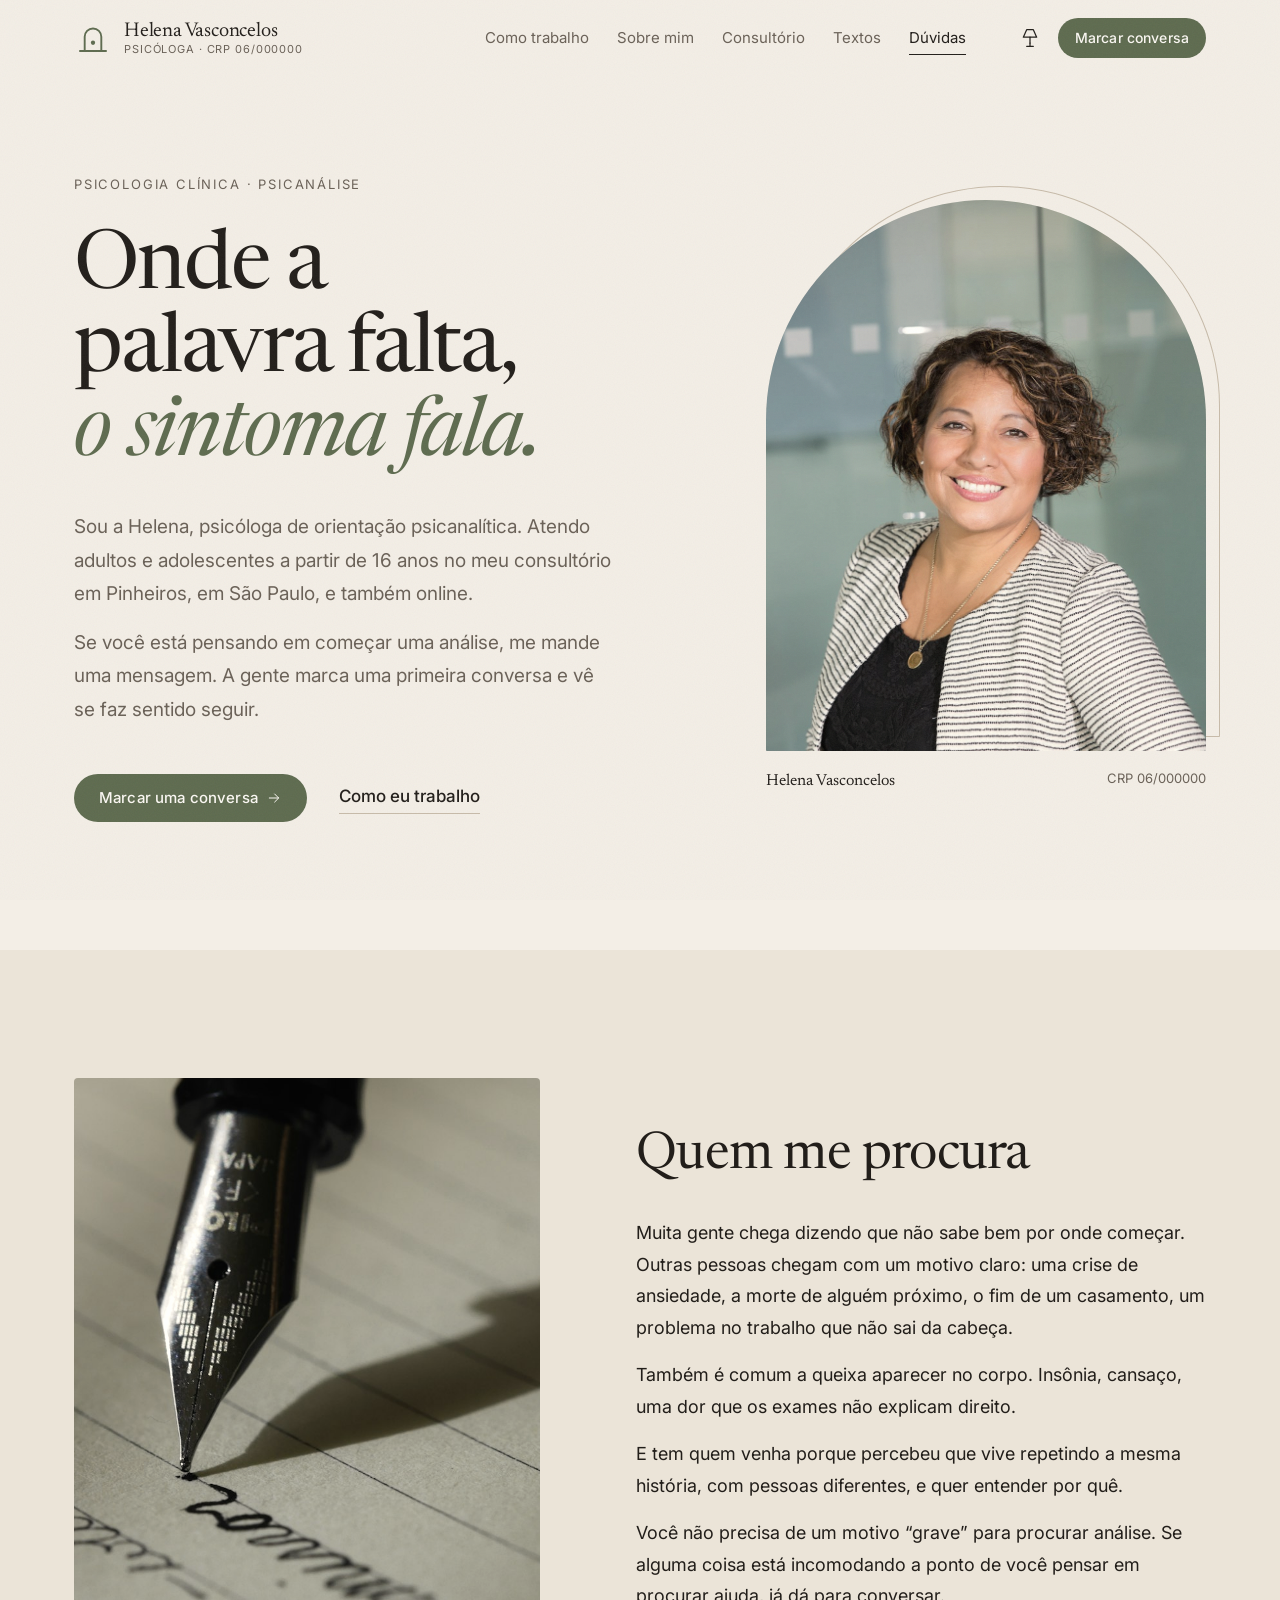
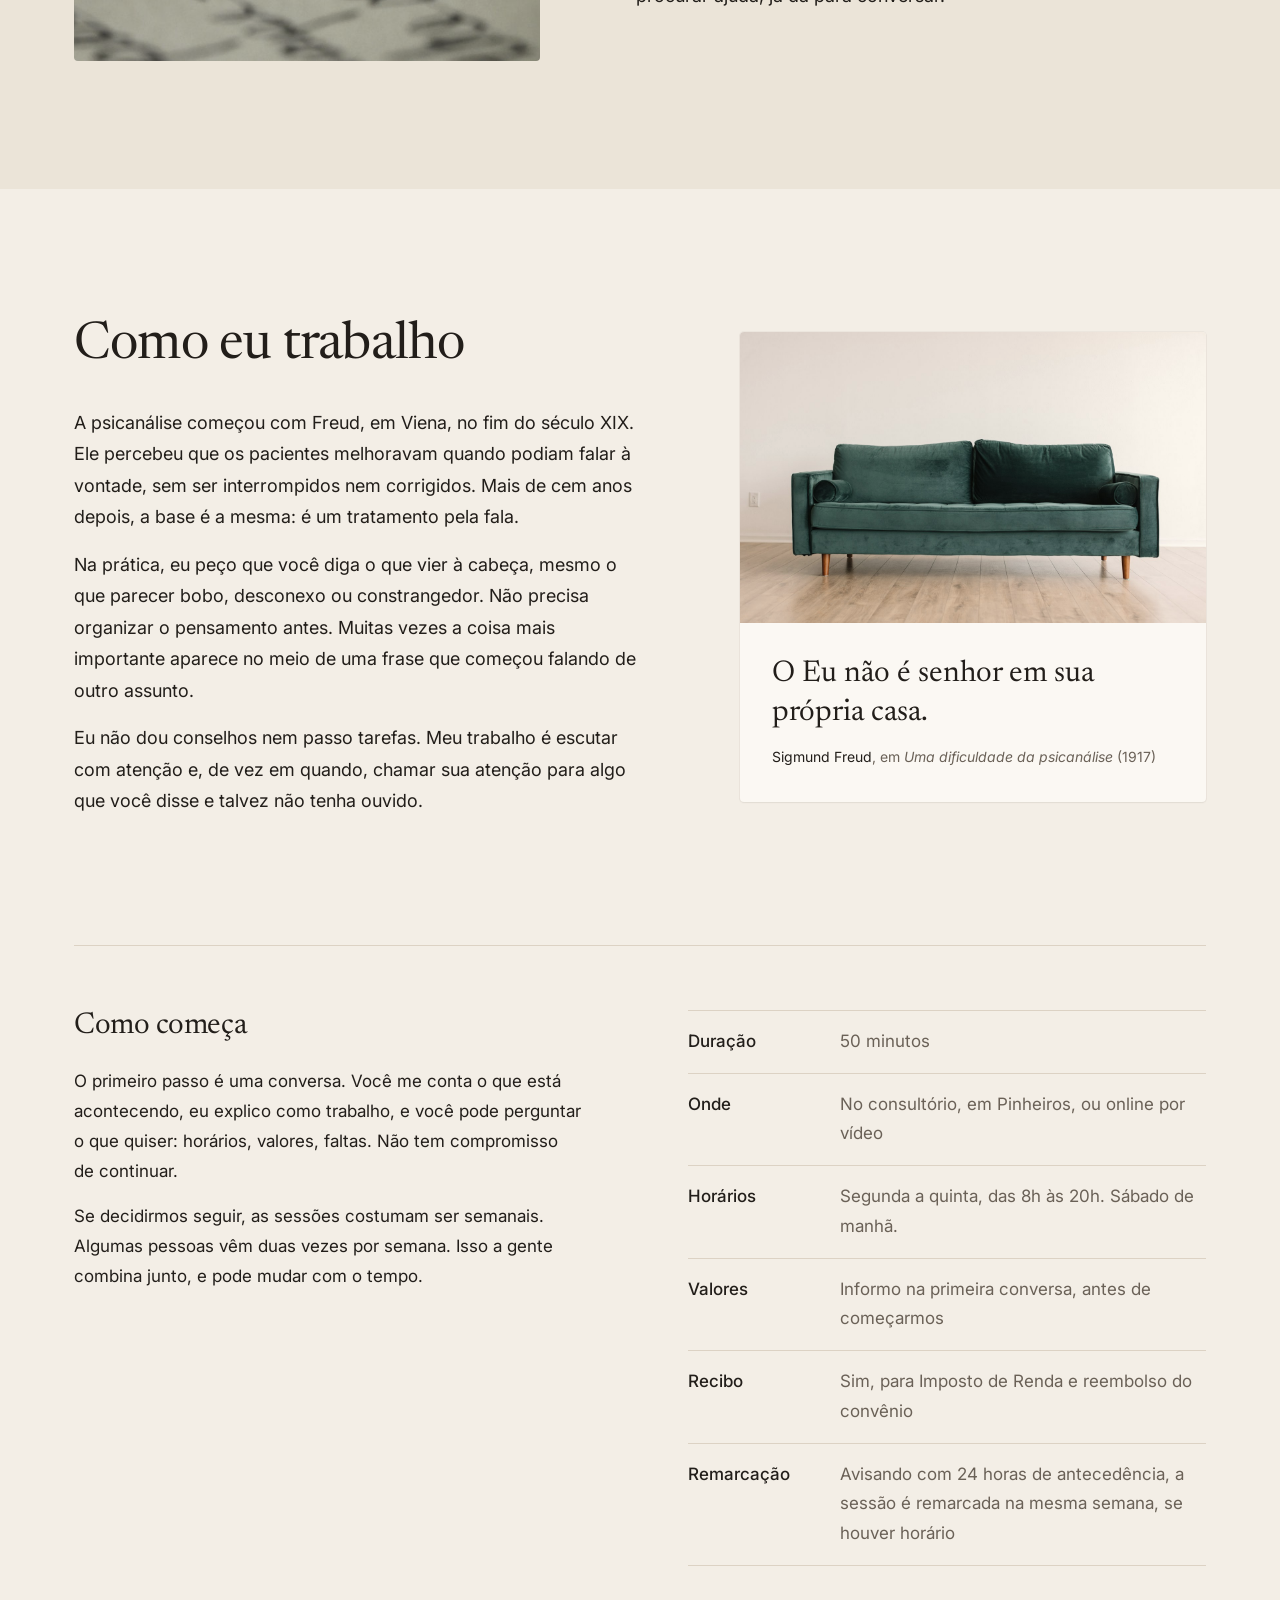
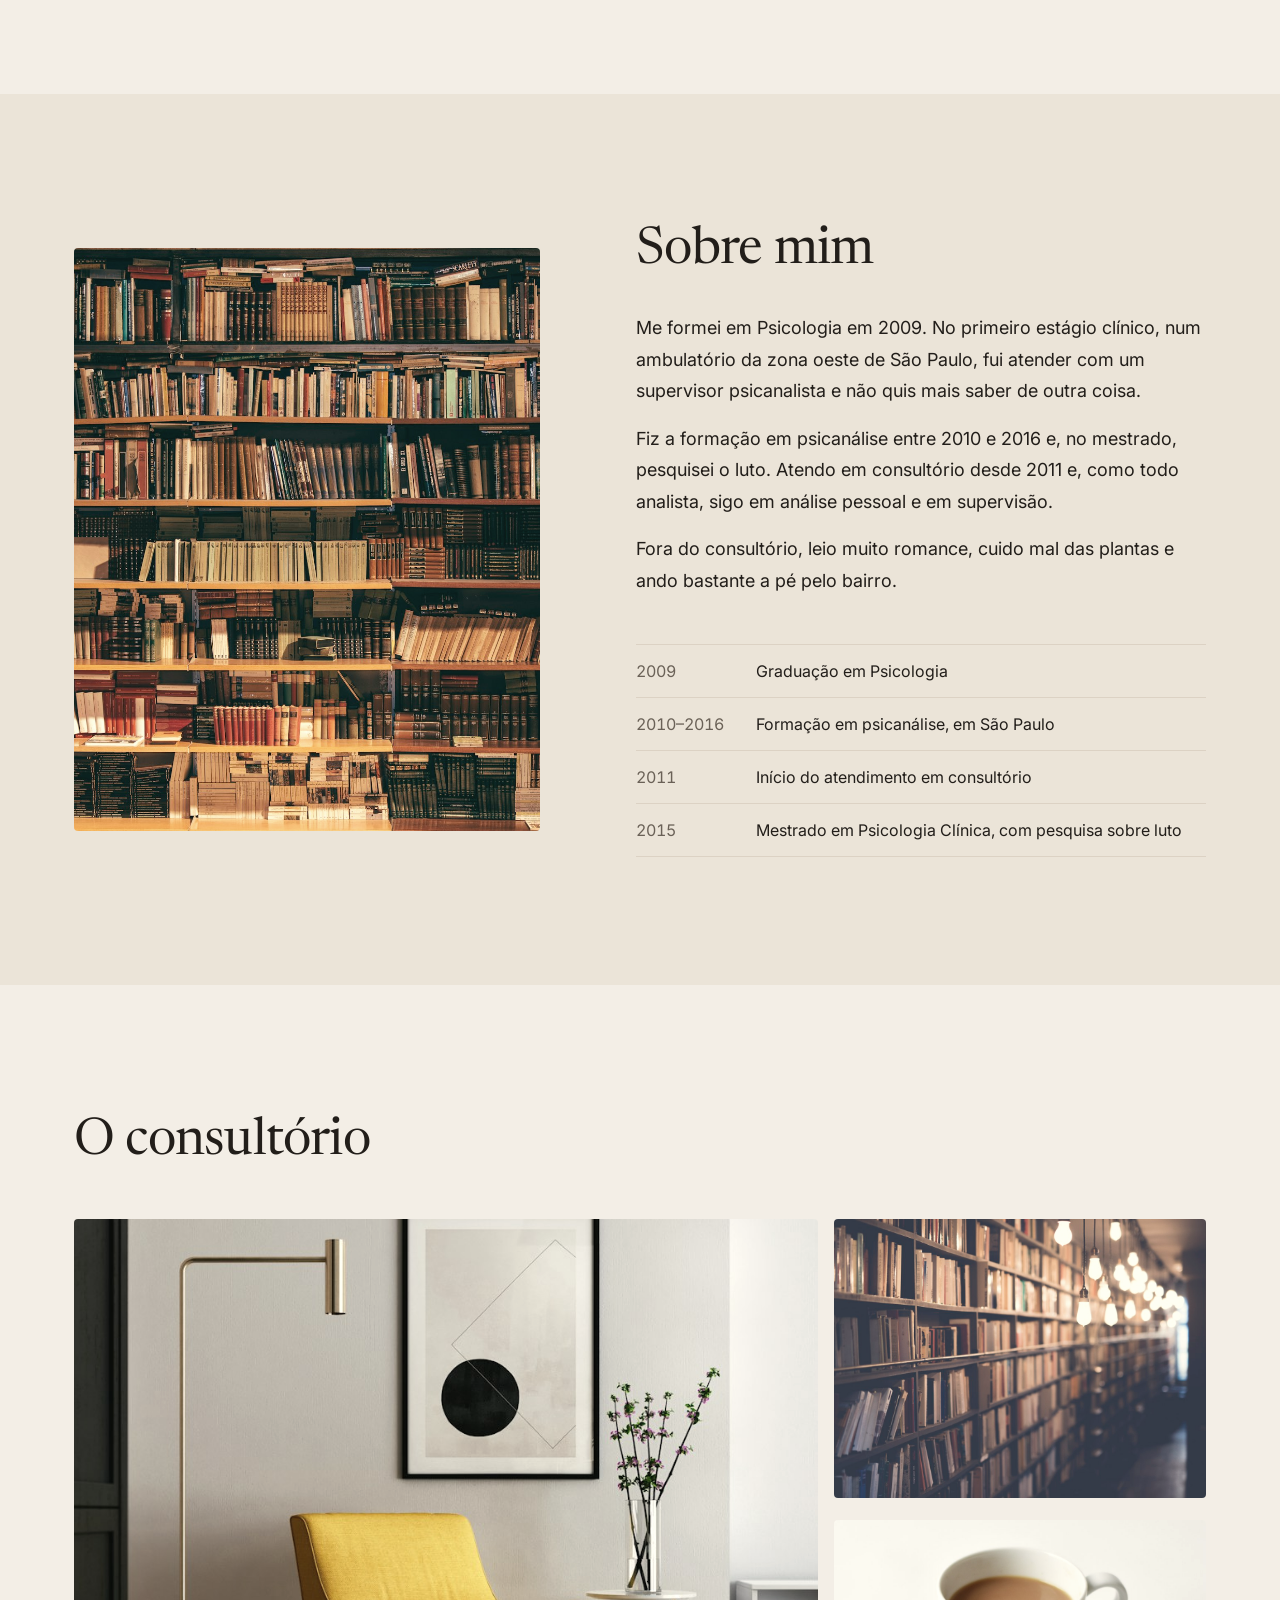
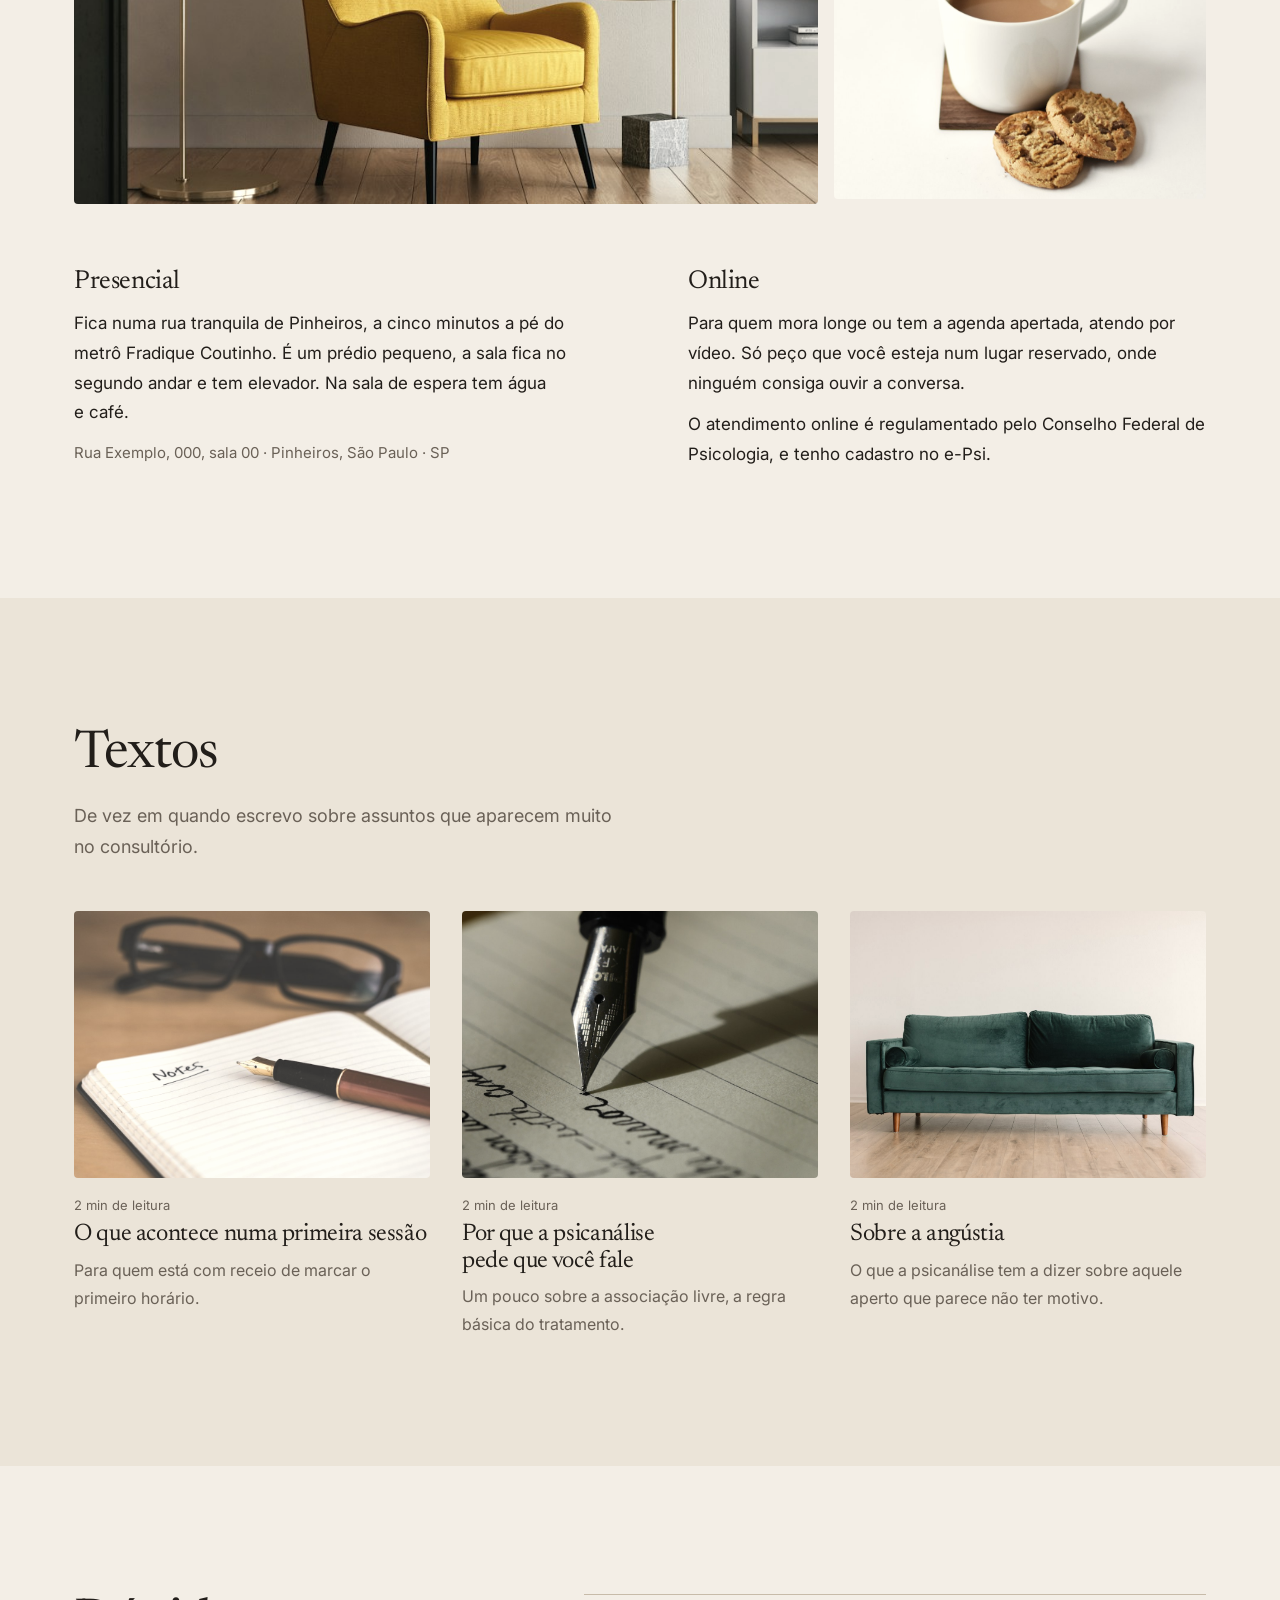
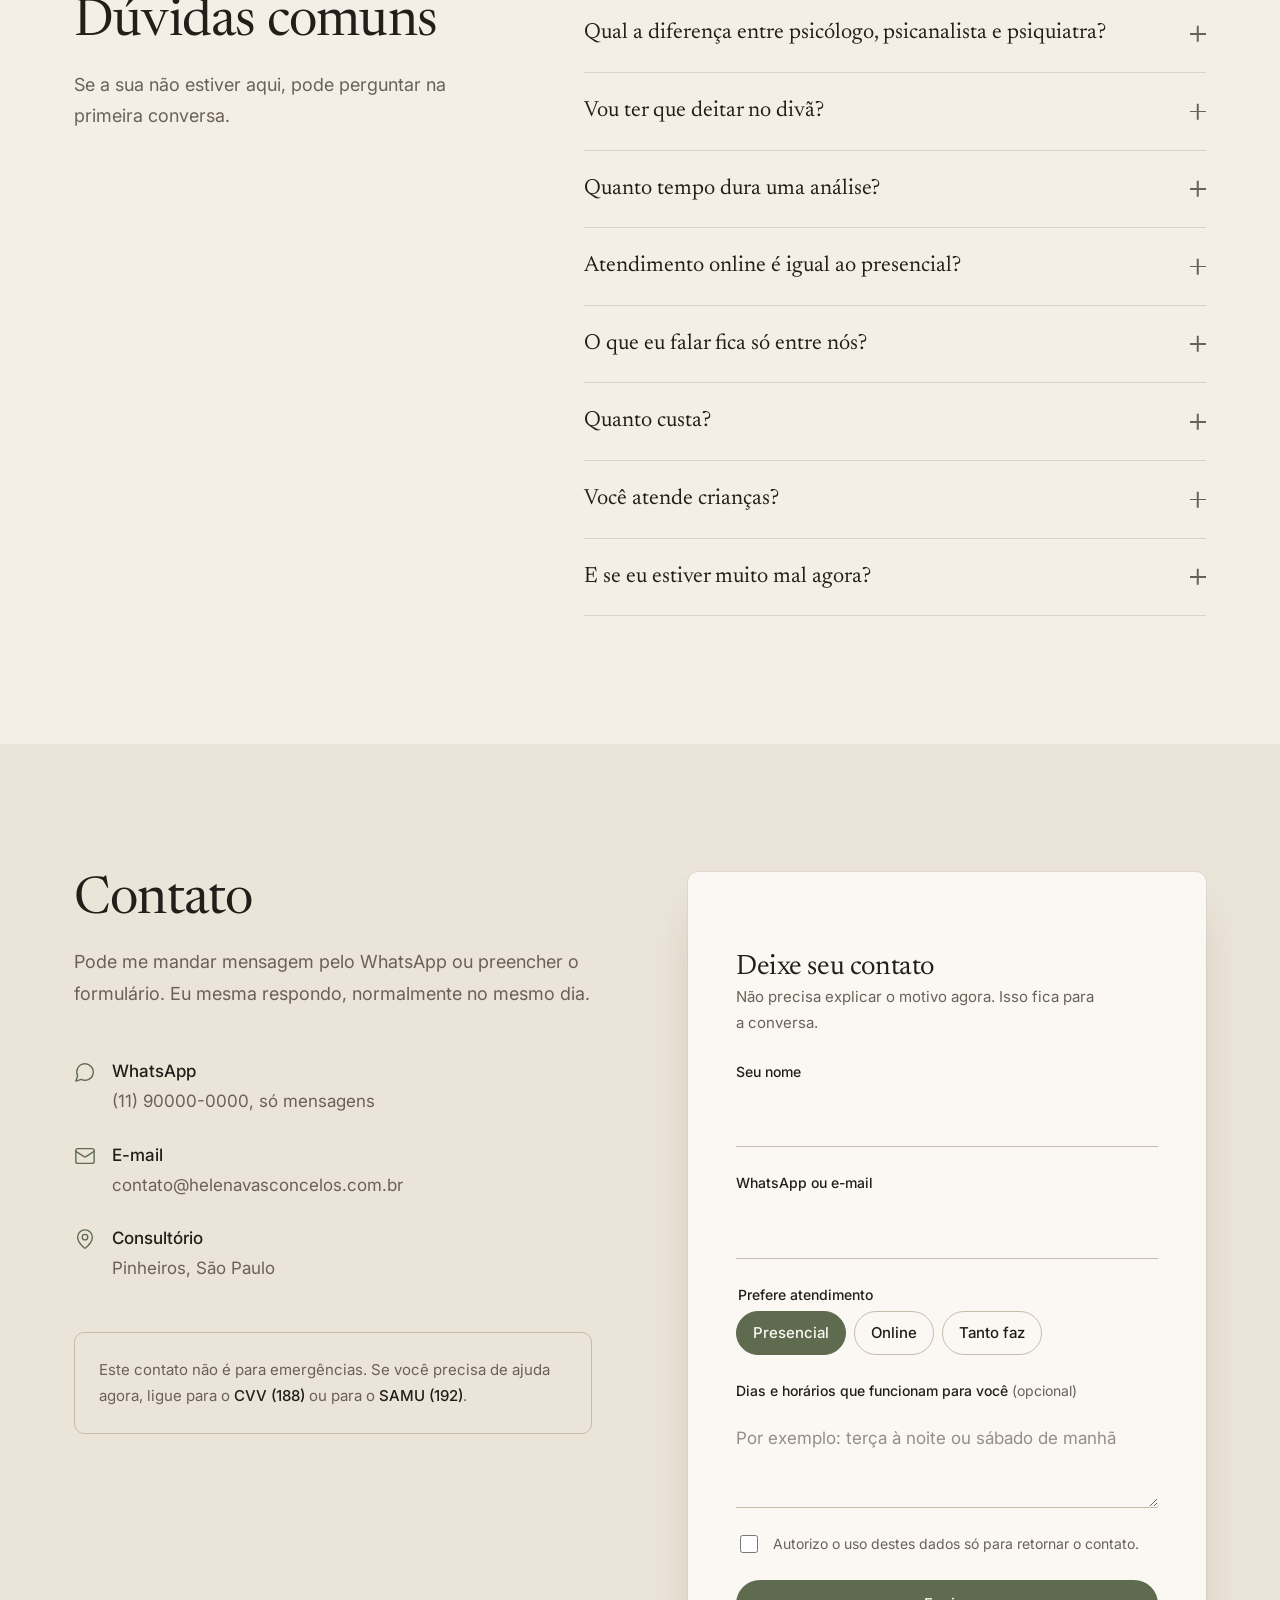
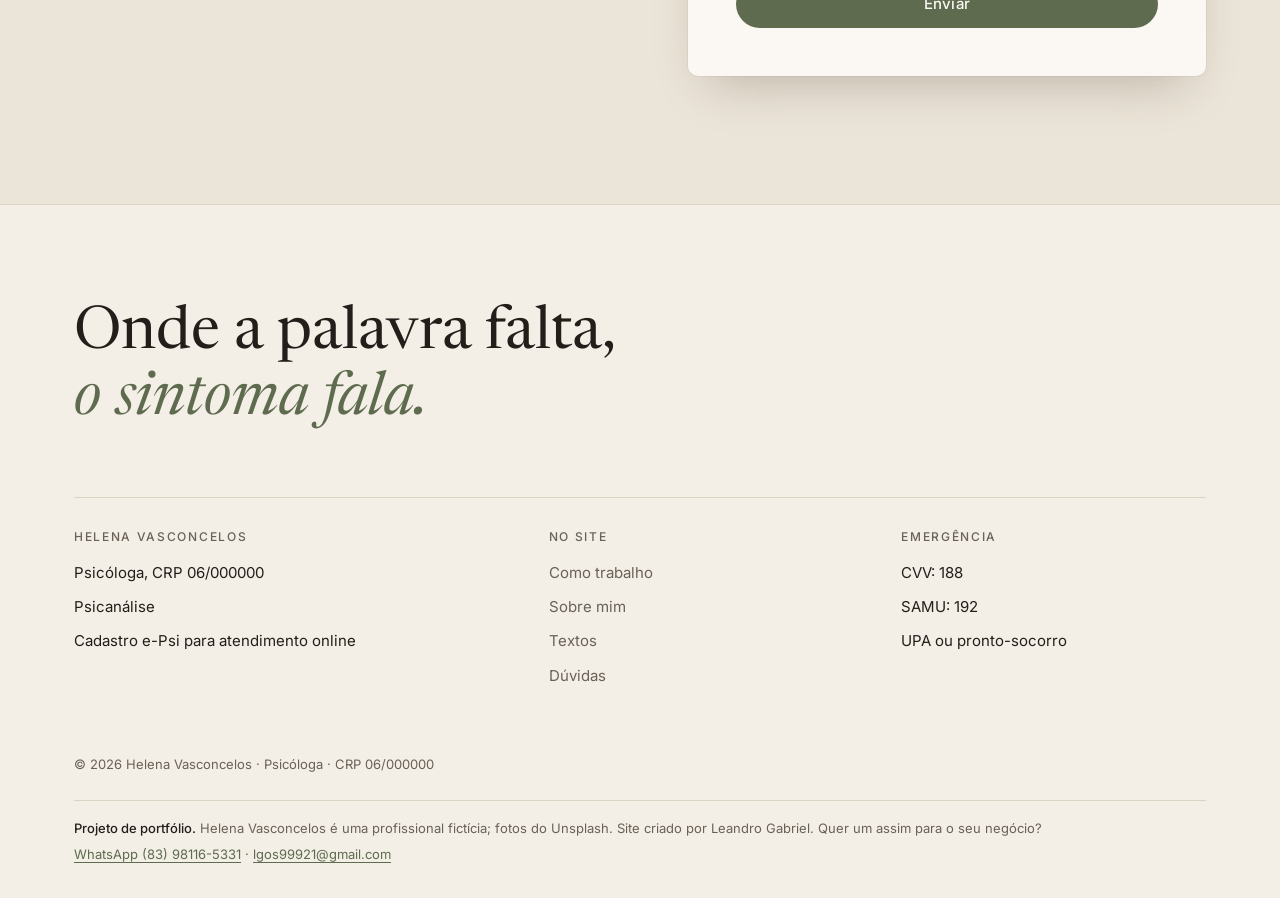
<file: index.html>
<!doctype html>
<html lang="pt-BR">
<head>
  <meta charset="utf-8">
  <meta name="viewport" content="width=device-width, initial-scale=1, viewport-fit=cover">
  <title>Helena Vasconcelos — Psicóloga · Orientação psicanalítica</title>
  <meta name="description" content="Helena Vasconcelos, psicóloga (CRP 06/000000) de orientação psicanalítica. Atendimento de adultos e adolescentes em São Paulo e online.">
  <meta name="theme-color" content="#f3eee6" media="(prefers-color-scheme: light)">
  <meta name="theme-color" content="#1a1714" media="(prefers-color-scheme: dark)">
  <link rel="icon" href="favicon.svg" type="image/svg+xml">

  <meta property="og:type" content="website">
  <meta property="og:locale" content="pt_BR">
  <meta property="og:title" content="Helena Vasconcelos — Psicóloga · Orientação psicanalítica">
  <meta property="og:description" content="Onde a palavra falta, o sintoma fala. Atendimento presencial em São Paulo e online.">
  <meta property="og:image" content="img/consultorio-diva.jpg">

  <script>
    (function () {
      document.documentElement.classList.add('js');
      try {
        var t = localStorage.getItem('hv-theme');
        if (t === 'dark' || t === 'light') document.documentElement.setAttribute('data-theme', t);
      } catch (e) {}
    })();
  </script>

  <link rel="preconnect" href="https://fonts.googleapis.com">
  <link rel="preconnect" href="https://fonts.gstatic.com" crossorigin>
  <link href="https://fonts.googleapis.com/css2?family=Newsreader:ital,opsz,wght@0,6..72,300..600;1,6..72,300..500&family=Inter:wght@400;500&display=swap" rel="stylesheet">
  <link rel="stylesheet" href="css/styles.css">
</head>
<body>

  <svg width="0" height="0" style="position:absolute" aria-hidden="true">
    <defs>
      <symbol id="i-mark" viewBox="0 0 32 32"><path d="M9 27V15a7 7 0 0 1 14 0v12" fill="none" stroke="currentColor" stroke-width="1.6" stroke-linecap="round"/><path d="M5 27h22" fill="none" stroke="currentColor" stroke-width="1.6" stroke-linecap="round"/><circle cx="16" cy="20" r="1.8" fill="currentColor"/></symbol>
      <symbol id="i-arrow" viewBox="0 0 24 24"><path d="M5 12h14"/><path d="m13 6 6 6-6 6"/></symbol>
      <symbol id="i-lamp" viewBox="0 0 24 24"><path d="M8 2h8l4 9H4L8 2Z"/><path d="M12 11v7"/><path d="M8 22h8"/><path d="M12 18v4"/></symbol>
      <symbol id="i-lamp-on" viewBox="0 0 24 24"><path d="M8 2h8l4 9H4L8 2Z"/><path d="M12 11v7"/><path d="M8 22h8"/><path d="M12 18v4"/><path d="M5 14l-2 2M19 14l2 2M12 13.5v0"/></symbol>
      <symbol id="i-menu" viewBox="0 0 24 24"><path d="M4 8h16M4 16h16"/></symbol>
      <symbol id="i-x" viewBox="0 0 24 24"><path d="M18 6 6 18M6 6l12 12"/></symbol>
      <symbol id="i-message" viewBox="0 0 24 24"><path d="M7.9 20A9 9 0 1 0 4 16.1L2 22Z"/></symbol>
      <symbol id="i-mail" viewBox="0 0 24 24"><rect x="2" y="4" width="20" height="16" rx="2"/><path d="m22 7-8.97 5.7a1.94 1.94 0 0 1-2.06 0L2 7"/></symbol>
      <symbol id="i-pin" viewBox="0 0 24 24"><path d="M20 10c0 4.993-5.539 10.193-7.399 11.799a1 1 0 0 1-1.202 0C9.539 20.193 4 14.993 4 10a8 8 0 0 1 16 0"/><circle cx="12" cy="10" r="3"/></symbol>
      <symbol id="i-video" viewBox="0 0 24 24"><path d="m16 13 5.223 3.482a.5.5 0 0 0 .777-.416V7.87a.5.5 0 0 0-.752-.432L16 10.5"/><rect x="2" y="6" width="14" height="12" rx="2"/></symbol>
      <symbol id="i-clock" viewBox="0 0 24 24"><circle cx="12" cy="12" r="10"/><path d="M12 6v6l4 2"/></symbol>
      <symbol id="i-calendar" viewBox="0 0 24 24"><rect x="3" y="4" width="18" height="18" rx="2"/><path d="M16 2v4M8 2v4M3 10h18"/></symbol>
      <symbol id="i-lock" viewBox="0 0 24 24"><rect x="3" y="11" width="18" height="11" rx="2"/><path d="M7 11V7a5 5 0 0 1 10 0v4"/></symbol>
      <symbol id="i-file" viewBox="0 0 24 24"><path d="M15 2H6a2 2 0 0 0-2 2v16a2 2 0 0 0 2 2h12a2 2 0 0 0 2-2V7Z"/><path d="M14 2v4a2 2 0 0 0 2 2h4"/><path d="M10 13h4M10 17h4"/></symbol>
      <symbol id="i-chat" viewBox="0 0 24 24"><path d="M14 9a2 2 0 0 1-2 2H6l-4 4V4a2 2 0 0 1 2-2h8a2 2 0 0 1 2 2z"/><path d="M18 9h2a2 2 0 0 1 2 2v11l-4-4h-6a2 2 0 0 1-2-2v-1"/></symbol>
      <symbol id="i-users" viewBox="0 0 24 24"><path d="M16 21v-2a4 4 0 0 0-4-4H6a4 4 0 0 0-4 4v2"/><circle cx="9" cy="7" r="4"/><path d="M22 21v-2a4 4 0 0 0-3-3.87M16 3.13a4 4 0 0 1 0 7.75"/></symbol>
    </defs>
  </svg>

  <a class="skip-link" href="#conteudo">Pular para o conteúdo</a>

  <!-- ===== Header ===== -->
  <header class="site-header">
    <div class="container header-inner">
      <a href="#inicio" class="brand" aria-label="Helena Vasconcelos, psicóloga, voltar ao início">
        <svg class="brand-mark" aria-hidden="true"><use href="#i-mark"/></svg>
        <span class="brand-text">
          <span class="brand-name">Helena Vasconcelos</span>
          <span class="brand-crp">Psicóloga · CRP 06/000000</span>
        </span>
      </a>

      <nav class="main-nav" aria-label="Principal">
        <a href="#como-trabalho">Como trabalho</a>
        <a href="#sobre">Sobre mim</a>
        <a href="#consultorio">Consultório</a>
        <a href="#textos">Textos</a>
        <a href="#duvidas">Dúvidas</a>
      </nav>

      <div class="header-actions">
        <button class="icon-btn theme-toggle" type="button" aria-label="Modo noturno">
          <svg class="icon icon-lamp-off" aria-hidden="true"><use href="#i-lamp"/></svg>
          <svg class="icon icon-lamp-on" aria-hidden="true"><use href="#i-lamp-on"/></svg>
        </button>
        <a href="#contato" class="btn btn-primary btn-sm">Marcar conversa</a>
        <button class="icon-btn menu-toggle" type="button" aria-label="Abrir menu" aria-expanded="false" aria-controls="mobile-nav">
          <svg class="icon" aria-hidden="true"><use href="#i-menu"/></svg>
        </button>
      </div>
    </div>

    <div class="mobile-nav" id="mobile-nav" hidden>
      <nav class="container" aria-label="Menu móvel">
        <a href="#quem-me-procura">Quem me procura</a>
        <a href="#como-trabalho">Como trabalho</a>
        <a href="#sobre">Sobre mim</a>
        <a href="#consultorio">Consultório</a>
        <a href="#textos">Textos</a>
        <a href="#duvidas">Dúvidas</a>
        <a href="#contato" class="btn btn-primary">Marcar uma conversa</a>
      </nav>
    </div>
  </header>

  <main id="conteudo">

    <!-- ===== Hero ===== -->
    <section class="hero" id="inicio">
      <div class="container hero-grid">
        <div class="hero-copy">
          <p class="hero-eyebrow" data-reveal>Psicologia clínica · Psicanálise</p>
          <h1 class="hero-title" data-reveal>Onde a palavra falta, <em>o sintoma fala.</em></h1>
          <p class="hero-lead" data-reveal>
            Sou a Helena, psicóloga de orientação psicanalítica. Atendo adultos e adolescentes a partir
            de 16 anos no meu consultório em Pinheiros, em São Paulo, e também online.
          </p>
          <p class="hero-lead hero-lead-2" data-reveal>
            Se você está pensando em começar uma análise, me mande uma mensagem. A gente marca uma
            primeira conversa e vê se faz sentido seguir.
          </p>
          <div class="hero-actions" data-reveal>
            <a href="#contato" class="btn btn-primary">
              Marcar uma conversa
              <svg class="icon icon-sm icon-arrow" aria-hidden="true"><use href="#i-arrow"/></svg>
            </a>
            <a href="#como-trabalho" class="link-arrow">Como eu trabalho</a>
          </div>
        </div>

        <figure class="portrait" data-reveal>
          <div class="portrait-frame">
            <img class="photo" src="img/helena-vasconcelos.jpg" alt="Helena Vasconcelos sorrindo, com cabelo cacheado curto e casaco listrado" width="900" height="1125">
          </div>
          <figcaption><strong>Helena Vasconcelos</strong><span>CRP 06/000000</span></figcaption>
        </figure>
      </div>
    </section>

    <!-- ===== Quem me procura ===== -->
    <section class="section section-sunken" id="quem-me-procura">
      <div class="container split">
        <figure class="split-photo" data-reveal>
          <img class="photo" src="img/escrita-caneta.jpg" alt="Caneta-tinteiro escrevendo em um caderno pautado" width="1400" height="900" loading="lazy">
        </figure>

        <div class="split-text">
          <h2 data-reveal>Quem me procura</h2>
          <div class="text-block" data-reveal>
            <p>Muita gente chega dizendo que não sabe bem por onde começar. Outras pessoas chegam com um motivo claro: uma crise de ansiedade, a morte de alguém próximo, o fim de um casamento, um problema no trabalho que não sai da cabeça.</p>
            <p>Também é comum a queixa aparecer no corpo. Insônia, cansaço, uma dor que os exames não explicam direito.</p>
            <p>E tem quem venha porque percebeu que vive repetindo a mesma história, com pessoas diferentes, e quer entender por quê.</p>
            <p>Você não precisa de um motivo “grave” para procurar análise. Se alguma coisa está incomodando a ponto de você pensar em procurar ajuda, já dá para conversar.</p>
          </div>
        </div>
      </div>
    </section>

    <!-- ===== Como trabalho ===== -->
    <section class="section" id="como-trabalho">
      <div class="container">
        <div class="split split-reverse">
          <div class="split-text">
            <h2 data-reveal>Como eu trabalho</h2>
            <div class="text-block" data-reveal>
              <p>A psicanálise começou com Freud, em Viena, no fim do século XIX. Ele percebeu que os pacientes melhoravam quando podiam falar à vontade, sem ser interrompidos nem corrigidos. Mais de cem anos depois, a base é a mesma: é um tratamento pela fala.</p>
              <p>Na prática, eu peço que você diga o que vier à cabeça, mesmo o que parecer bobo, desconexo ou constrangedor. Não precisa organizar o pensamento antes. Muitas vezes a coisa mais importante aparece no meio de uma frase que começou falando de outro assunto.</p>
              <p>Eu não dou conselhos nem passo tarefas. Meu trabalho é escutar com atenção e, de vez em quando, chamar sua atenção para algo que você disse e talvez não tenha ouvido.</p>
            </div>
          </div>
          <figure class="quote-card" data-reveal>
            <img class="photo" src="img/consultorio-diva.jpg" alt="Sofá de veludo verde em uma sala clara com piso de madeira" width="1400" height="900" loading="lazy">
            <figcaption class="quote">
              <blockquote>O Eu não é senhor em sua própria casa.</blockquote>
              <span><cite>Sigmund Freud</cite>, em <i>Uma dificuldade da psicanálise</i> (1917)</span>
            </figcaption>
          </figure>
        </div>

        <div class="how" id="sessoes">
          <div class="how-intro" data-reveal>
            <h3>Como começa</h3>
            <p>O primeiro passo é uma conversa. Você me conta o que está acontecendo, eu explico como trabalho, e você pode perguntar o que quiser: horários, valores, faltas. Não tem compromisso de continuar.</p>
            <p>Se decidirmos seguir, as sessões costumam ser semanais. Algumas pessoas vêm duas vezes por semana. Isso a gente combina junto, e pode mudar com o tempo.</p>
          </div>

          <dl class="facts" data-reveal>
            <div><dt>Duração</dt><dd>50 minutos</dd></div>
            <div><dt>Onde</dt><dd>No consultório, em Pinheiros, ou online por vídeo</dd></div>
            <div><dt>Horários</dt><dd>Segunda a quinta, das 8h às 20h. Sábado de manhã.</dd></div>
            <div><dt>Valores</dt><dd>Informo na primeira conversa, antes de começarmos</dd></div>
            <div><dt>Recibo</dt><dd>Sim, para Imposto de Renda e reembolso do convênio</dd></div>
            <div><dt>Remarcação</dt><dd>Avisando com 24 horas de antecedência, a sessão é remarcada na mesma semana, se houver horário</dd></div>
          </dl>
        </div>
      </div>
    </section>

    <!-- ===== Sobre ===== -->
    <section class="section section-sunken" id="sobre">
      <div class="container split">
        <figure class="split-photo" data-reveal>
          <img class="photo" src="img/estante-livros.jpg" alt="Estante de madeira cheia de livros" width="900" height="1125" loading="lazy">
        </figure>

        <div class="split-text">
          <h2 data-reveal>Sobre mim</h2>
          <div class="text-block" data-reveal>
            <p>Me formei em Psicologia em 2009. No primeiro estágio clínico, num ambulatório da zona oeste de São Paulo, fui atender com um supervisor psicanalista e não quis mais saber de outra coisa.</p>
            <p>Fiz a formação em psicanálise entre 2010 e 2016 e, no mestrado, pesquisei o luto. Atendo em consultório desde 2011 e, como todo analista, sigo em análise pessoal e em supervisão.</p>
            <p>Fora do consultório, leio muito romance, cuido mal das plantas e ando bastante a pé pelo bairro.</p>
          </div>

          <ol class="timeline" data-reveal>
            <li><span class="year">2009</span><span>Graduação em Psicologia</span></li>
            <li><span class="year">2010–2016</span><span>Formação em psicanálise, em São Paulo</span></li>
            <li><span class="year">2011</span><span>Início do atendimento em consultório</span></li>
            <li><span class="year">2015</span><span>Mestrado em Psicologia Clínica, com pesquisa sobre luto</span></li>
          </ol>
        </div>
      </div>
    </section>

    <!-- ===== Consultório ===== -->
    <section class="section" id="consultorio">
      <div class="container">
        <h2 class="section-title" data-reveal>O consultório</h2>

        <div class="office-gallery" data-reveal>
          <figure class="g-main"><img class="photo" src="img/consultorio-poltrona.jpg" alt="Poltrona amarela ao lado de uma luminária de chão" width="900" height="1125" loading="lazy"></figure>
          <figure class="g-side"><img class="photo" src="img/biblioteca.jpg" alt="Estantes com livros iluminadas por lâmpadas" width="1200" height="800" loading="lazy"></figure>
          <figure class="g-side"><img class="photo" src="img/xicara-cafe.jpg" alt="Xícara de café com leite e biscoitos" width="1000" height="750" loading="lazy"></figure>
        </div>

        <div class="office-info">
          <div data-reveal>
            <h3>Presencial</h3>
            <p>Fica numa rua tranquila de Pinheiros, a cinco minutos a pé do metrô Fradique Coutinho. É um prédio pequeno, a sala fica no segundo andar e tem elevador. Na sala de espera tem água e café.</p>
            <p class="address">Rua Exemplo, 000, sala 00 · Pinheiros, São Paulo · SP</p>
          </div>
          <div data-reveal>
            <h3>Online</h3>
            <p>Para quem mora longe ou tem a agenda apertada, atendo por vídeo. Só peço que você esteja num lugar reservado, onde ninguém consiga ouvir a conversa.</p>
            <p>O atendimento online é regulamentado pelo Conselho Federal de Psicologia, e tenho cadastro no e-Psi.</p>
          </div>
        </div>
      </div>
    </section>

    <!-- ===== Textos ===== -->
    <section class="section section-sunken" id="textos">
      <div class="container">
        <div class="section-intro" data-reveal>
          <h2>Textos</h2>
          <p>De vez em quando escrevo sobre assuntos que aparecem muito no consultório.</p>
        </div>

        <div class="posts">
          <a class="post" href="textos/primeira-sessao.html" data-reveal>
            <div class="post-img"><img class="photo" src="img/caderno-notas.jpg" alt="" width="1000" height="750" loading="lazy"></div>
            <span class="post-meta">2 min de leitura</span>
            <h3>O que acontece numa primeira sessão</h3>
            <p>Para quem está com receio de marcar o primeiro horário.</p>
          </a>
          <a class="post" href="textos/por-que-falar.html" data-reveal>
            <div class="post-img"><img class="photo" src="img/escrita-caneta.jpg" alt="" width="1400" height="900" loading="lazy"></div>
            <span class="post-meta">2 min de leitura</span>
            <h3>Por que a psicanálise pede que você fale</h3>
            <p>Um pouco sobre a associação livre, a regra básica do tratamento.</p>
          </a>
          <a class="post" href="textos/angustia.html" data-reveal>
            <div class="post-img"><img class="photo" src="img/consultorio-diva.jpg" alt="" width="1400" height="900" loading="lazy"></div>
            <span class="post-meta">2 min de leitura</span>
            <h3>Sobre a angústia</h3>
            <p>O que a psicanálise tem a dizer sobre aquele aperto que parece não ter motivo.</p>
          </a>
        </div>
      </div>
    </section>

    <!-- ===== Dúvidas ===== -->
    <section class="section" id="duvidas">
      <div class="container faq-grid">
        <div class="section-intro" data-reveal>
          <h2>Dúvidas comuns</h2>
          <p>Se a sua não estiver aqui, pode perguntar na primeira conversa.</p>
        </div>

        <div class="accordion" data-reveal>
          <details>
            <summary>Qual a diferença entre psicólogo, psicanalista e psiquiatra?<span class="plus" aria-hidden="true"></span></summary>
            <div class="acc-body">
              <p>O psicólogo se formou em Psicologia e tem registro no Conselho Regional de Psicologia. O psiquiatra é médico e pode receitar remédios. Psicanalista é quem fez formação em psicanálise, que inclui análise pessoal, supervisão e estudo.</p>
              <p>Eu sou psicóloga e trabalho com psicanálise. Se você faz ou precisar fazer acompanhamento psiquiátrico, os dois tratamentos podem acontecer ao mesmo tempo.</p>
            </div>
          </details>
          <details>
            <summary>Vou ter que deitar no divã?<span class="plus" aria-hidden="true"></span></summary>
            <div class="acc-body"><p>Não. Quase todo mundo começa sentado, de frente para mim. O divã pode entrar mais para frente, se fizer sentido, e a gente conversa sobre isso antes.</p></div>
          </details>
          <details>
            <summary>Quanto tempo dura uma análise?<span class="plus" aria-hidden="true"></span></summary>
            <div class="acc-body"><p>Não tem como saber no começo. Tem gente que fica alguns meses, tem gente que fica anos. Você pode parar quando quiser, e a gente costuma conversar sobre isso ao longo do caminho.</p></div>
          </details>
          <details>
            <summary>Atendimento online é igual ao presencial?<span class="plus" aria-hidden="true"></span></summary>
            <div class="acc-body"><p>Atendo online desde 2020 e muitos pacientes preferem assim. O que faz diferença é ter privacidade e uma internet razoável. Fone de ouvido ajuda bastante.</p></div>
          </details>
          <details>
            <summary>O que eu falar fica só entre nós?<span class="plus" aria-hidden="true"></span></summary>
            <div class="acc-body"><p>Sim. O sigilo é uma obrigação prevista no Código de Ética do psicólogo. Ele só pode ser quebrado em situações muito específicas, como risco grave à sua vida ou à de outra pessoa.</p></div>
          </details>
          <details>
            <summary>Quanto custa?<span class="plus" aria-hidden="true"></span></summary>
            <div class="acc-body"><p>Informo os valores na primeira conversa, junto com a forma de pagamento e a regra para faltas. Emito recibo para Imposto de Renda e para pedir reembolso ao convênio.</p></div>
          </details>
          <details>
            <summary>Você atende crianças?<span class="plus" aria-hidden="true"></span></summary>
            <div class="acc-body"><p>Não. Atendo a partir dos 16 anos. Se for o caso, posso indicar colegas que trabalham com crianças e adolescentes mais novos.</p></div>
          </details>
          <details>
            <summary>E se eu estiver muito mal agora?<span class="plus" aria-hidden="true"></span></summary>
            <div class="acc-body">
              <p>O consultório não funciona como serviço de emergência. Se você está pensando em se machucar ou não está conseguindo lidar com o que sente, procure ajuda agora:</p>
              <p><strong>CVV, pelo telefone 188</strong> (24 horas, de graça) ou pelo site cvv.org.br. <strong>SAMU, 192.</strong> Ou vá até uma UPA ou pronto-socorro.</p>
            </div>
          </details>
        </div>
      </div>
    </section>

    <!-- ===== Contato ===== -->
    <section class="section section-sunken" id="contato">
      <div class="container contact-grid">
        <div>
          <div class="section-intro" data-reveal>
            <h2>Contato</h2>
            <p>Pode me mandar mensagem pelo WhatsApp ou preencher o formulário. Eu mesma respondo, normalmente no mesmo dia.</p>
          </div>

          <ul class="contact-lines" data-reveal>
            <li><svg class="icon" aria-hidden="true"><use href="#i-message"/></svg><span><strong>WhatsApp</strong><span>(11) 90000-0000, só mensagens</span></span></li>
            <li><svg class="icon" aria-hidden="true"><use href="#i-mail"/></svg><span><strong>E-mail</strong><span>contato@helenavasconcelos.com.br</span></span></li>
            <li><svg class="icon" aria-hidden="true"><use href="#i-pin"/></svg><span><strong>Consultório</strong><span>Pinheiros, São Paulo</span></span></li>
          </ul>

          <p class="crisis" data-reveal>Este contato não é para emergências. Se você precisa de ajuda agora, ligue para o <strong>CVV (188)</strong> ou para o <strong>SAMU (192)</strong>.</p>
        </div>

        <div class="form-card" data-reveal>
          <form id="contact-form" novalidate>
            <div>
              <h3>Deixe seu contato</h3>
              <p class="subtle small">Não precisa explicar o motivo agora. Isso fica para a conversa.</p>
            </div>
            <div class="field">
              <label for="f-nome">Seu nome</label>
              <input id="f-nome" name="nome" type="text" autocomplete="given-name" required>
              <span class="field-error" aria-live="polite"></span>
            </div>
            <div class="field">
              <label for="f-contato">WhatsApp ou e-mail</label>
              <input id="f-contato" name="contato" type="text" autocomplete="email" required>
              <span class="field-error" aria-live="polite"></span>
            </div>
            <fieldset class="field">
              <legend>Prefere atendimento</legend>
              <div class="choice-row">
                <label class="choice"><input type="radio" name="modalidade" value="presencial" checked><span>Presencial</span></label>
                <label class="choice"><input type="radio" name="modalidade" value="online"><span>Online</span></label>
                <label class="choice"><input type="radio" name="modalidade" value="indiferente"><span>Tanto faz</span></label>
              </div>
            </fieldset>
            <div class="field">
              <label for="f-horario">Dias e horários que funcionam para você <span class="opt">(opcional)</span></label>
              <textarea id="f-horario" name="horario" rows="2" placeholder="Por exemplo: terça à noite ou sábado de manhã"></textarea>
            </div>
            <label class="consent">
              <input type="checkbox" name="consentimento" required>
              <span>Autorizo o uso destes dados só para retornar o contato.</span>
            </label>
            <span class="field-error" data-for="consentimento" aria-live="polite"></span>
            <button type="submit" class="btn btn-primary">Enviar</button>
          </form>

          <div class="form-success" id="form-success" hidden tabindex="-1">
            <h3>Mensagem enviada</h3>
            <p>Obrigada. Vou te responder pelo contato que você deixou, normalmente no mesmo dia. Se preferir, pode me chamar direto no WhatsApp.</p>
            <a class="btn btn-ghost" id="wa-link" href="#" target="_blank" rel="noopener">
              <svg class="icon icon-sm" aria-hidden="true"><use href="#i-message"/></svg>
              Abrir o WhatsApp
            </a>
          </div>
        </div>
      </div>
    </section>

  </main>

  <!-- ===== Rodapé ===== -->
  <footer class="site-footer">
    <div class="container">
      <p class="footer-sign">Onde a palavra falta, <em>o sintoma fala.</em></p>

      <div class="footer-grid">
        <div>
          <h4>Helena Vasconcelos</h4>
          <ul>
            <li>Psicóloga, CRP 06/000000</li>
            <li>Psicanálise</li>
            <li>Cadastro e-Psi para atendimento online</li>
          </ul>
        </div>
        <div>
          <h4>No site</h4>
          <ul>
            <li><a href="#como-trabalho">Como trabalho</a></li>
            <li><a href="#sobre">Sobre mim</a></li>
            <li><a href="#textos">Textos</a></li>
            <li><a href="#duvidas">Dúvidas</a></li>
          </ul>
        </div>
        <div>
          <h4>Emergência</h4>
          <ul>
            <li>CVV: 188</li>
            <li>SAMU: 192</li>
            <li>UPA ou pronto-socorro</li>
          </ul>
        </div>
      </div>

      <div class="footer-bottom">
        <p>© <span id="year">2026</span> Helena Vasconcelos · Psicóloga · CRP 06/000000</p>
        <div class="portfolio-credit">
        <p><strong>Projeto de portfólio.</strong> Helena Vasconcelos é uma profissional fictícia; fotos do Unsplash. Site criado por Leandro Gabriel. Quer um assim para o seu negócio?</p>
        <p class="credit-links"><a href="https://wa.me/5583981165331?text=Ol%C3%A1%2C%20Leandro!%20Vi%20o%20site%20da%20psic%C3%B3loga%20Helena%20Vasconcelos%20no%20seu%20portf%C3%B3lio%20e%20quero%20um%20site%20assim%20para%20o%20meu%20neg%C3%B3cio." target="_blank" rel="noopener">WhatsApp (83) 98116-5331</a><span aria-hidden="true"> · </span><a href="mailto:lgos99921@gmail.com">lgos99921@gmail.com</a></p>
      </div>
      </div>
    </div>
  </footer>

  <script src="js/main.js" defer></script>
</body>
</html>
</file>
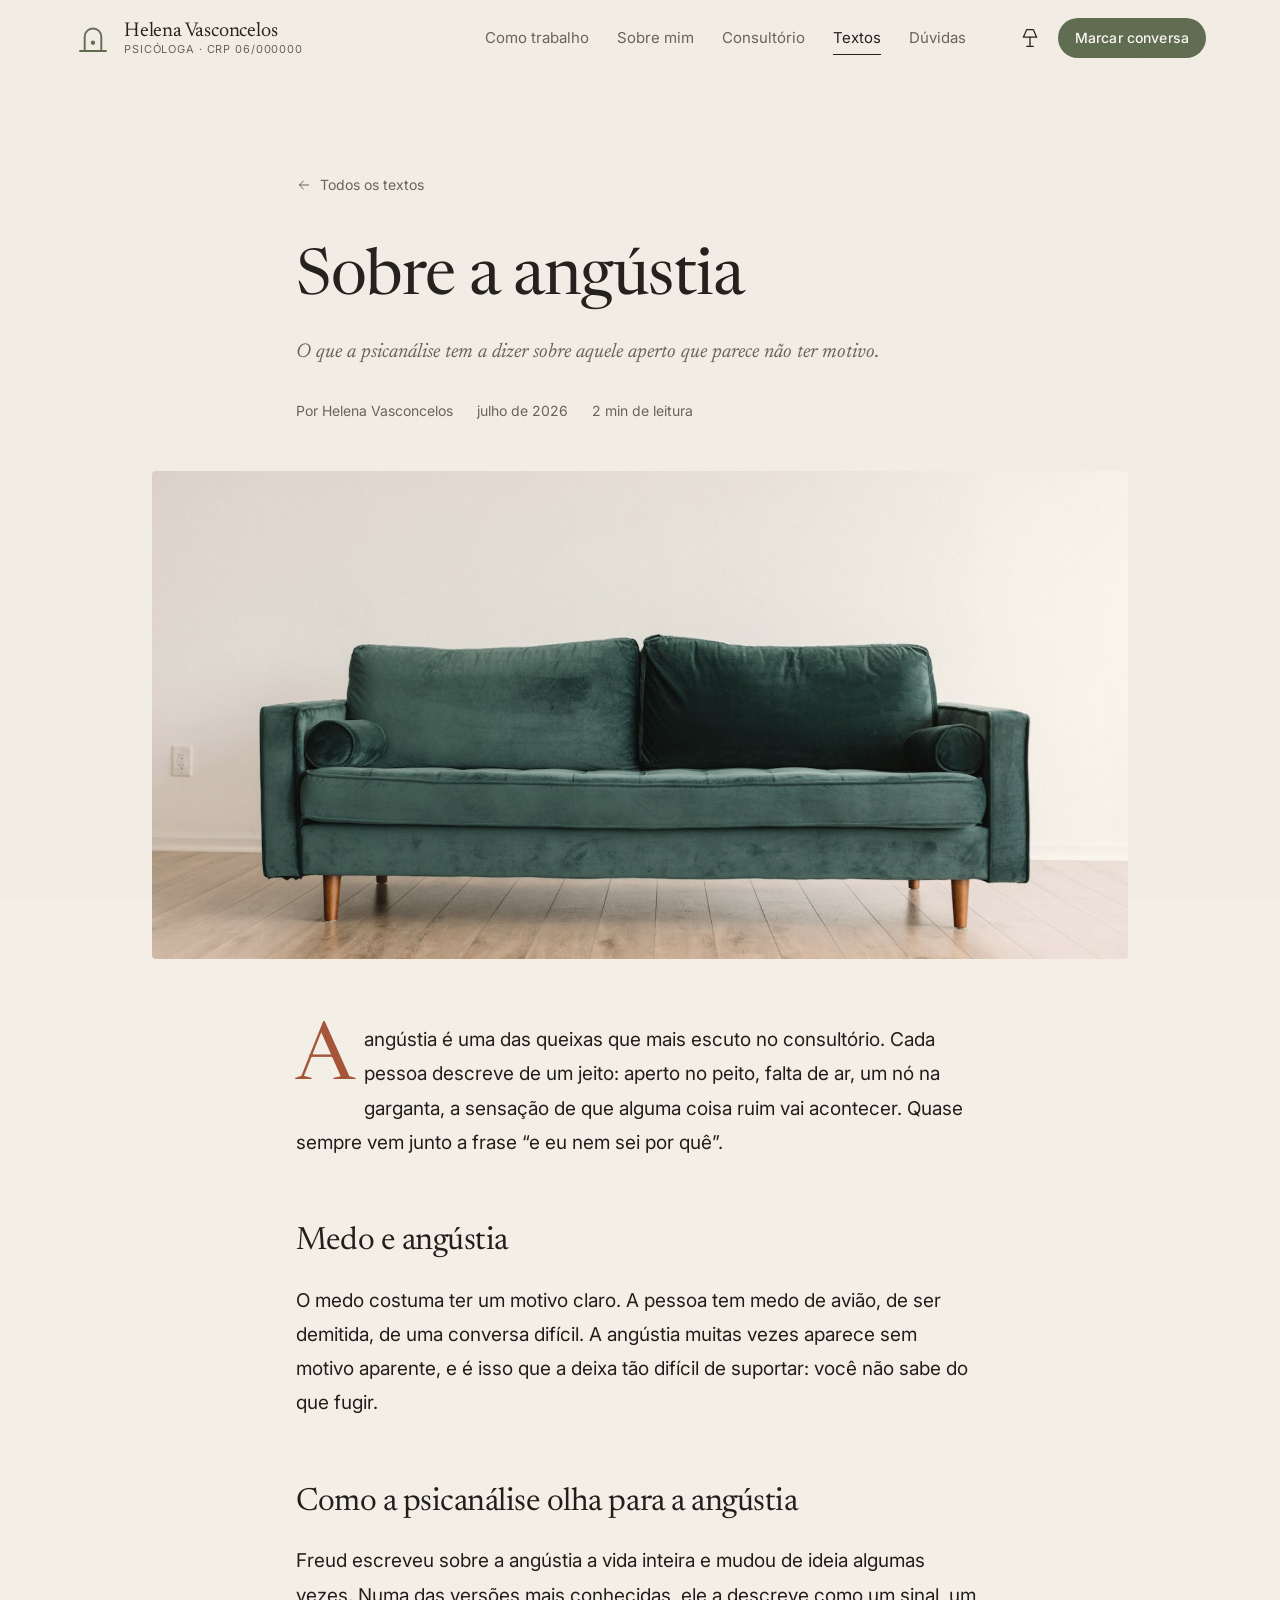
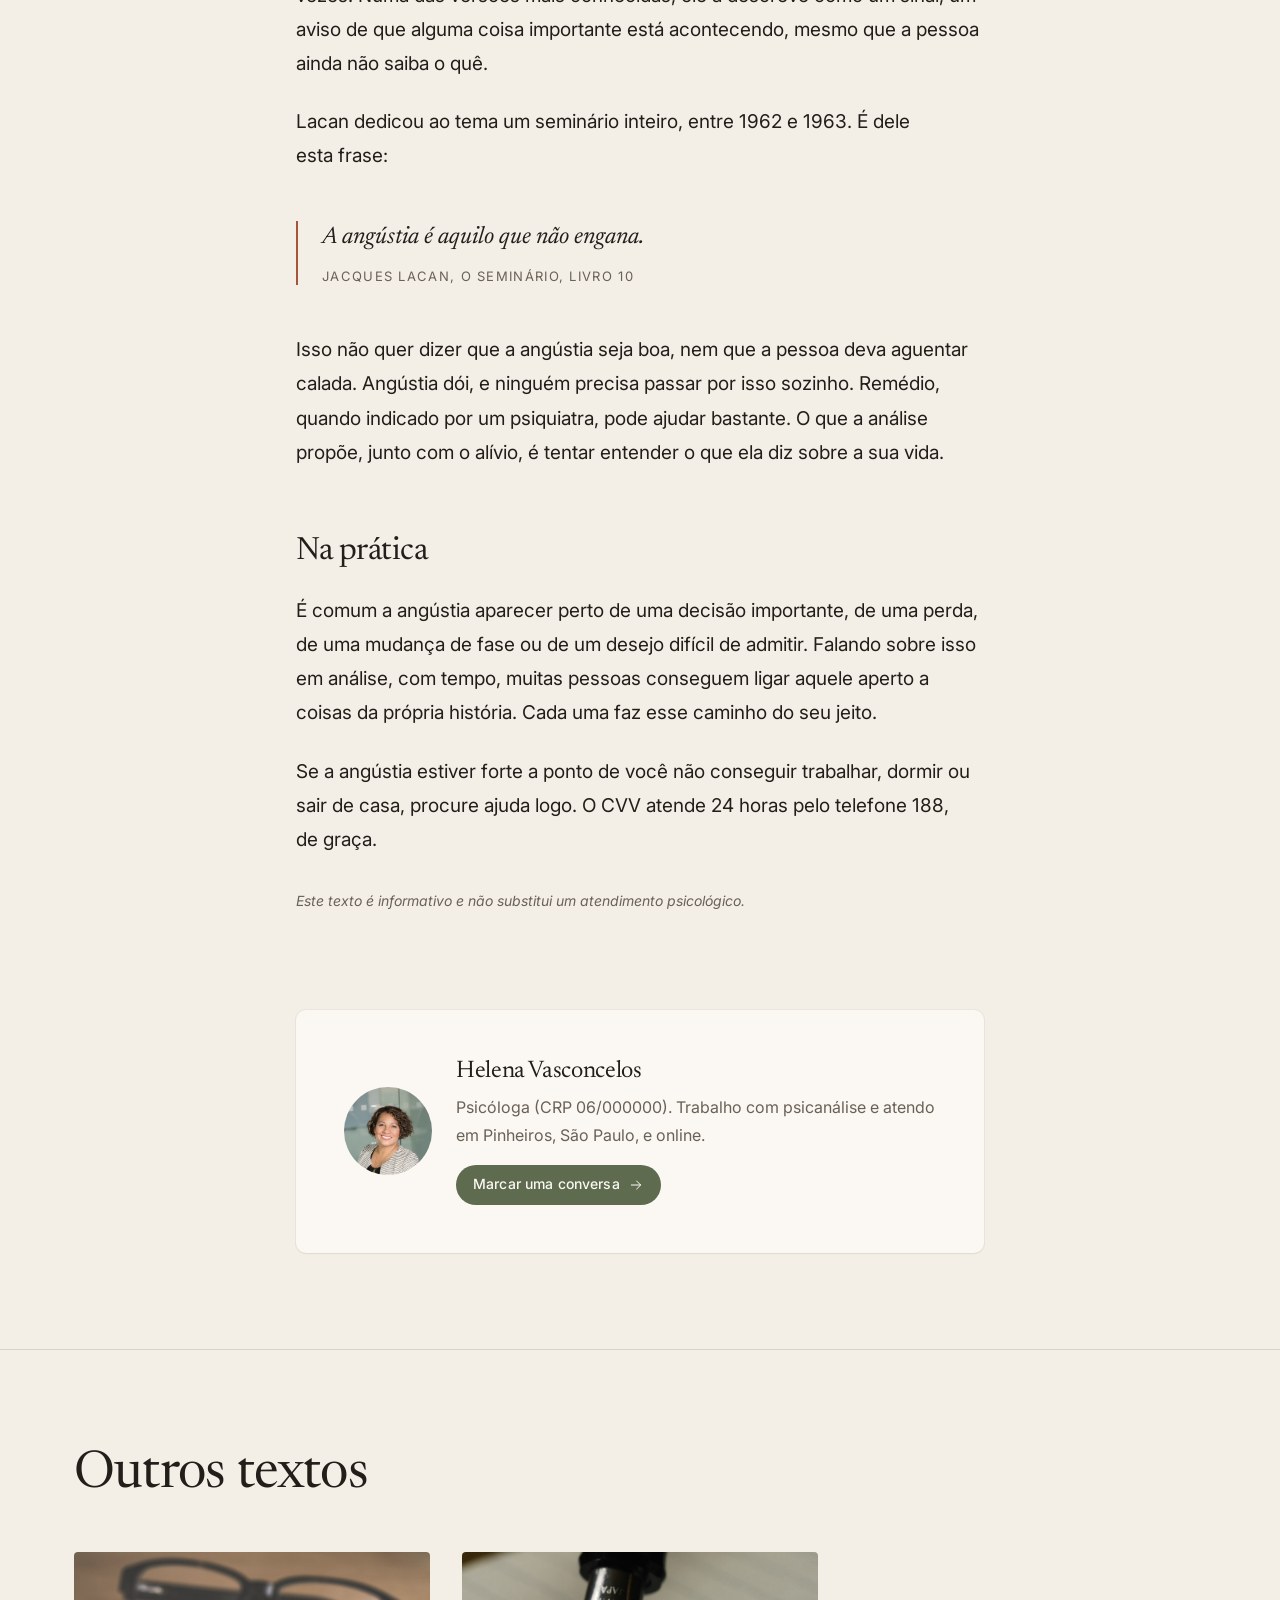
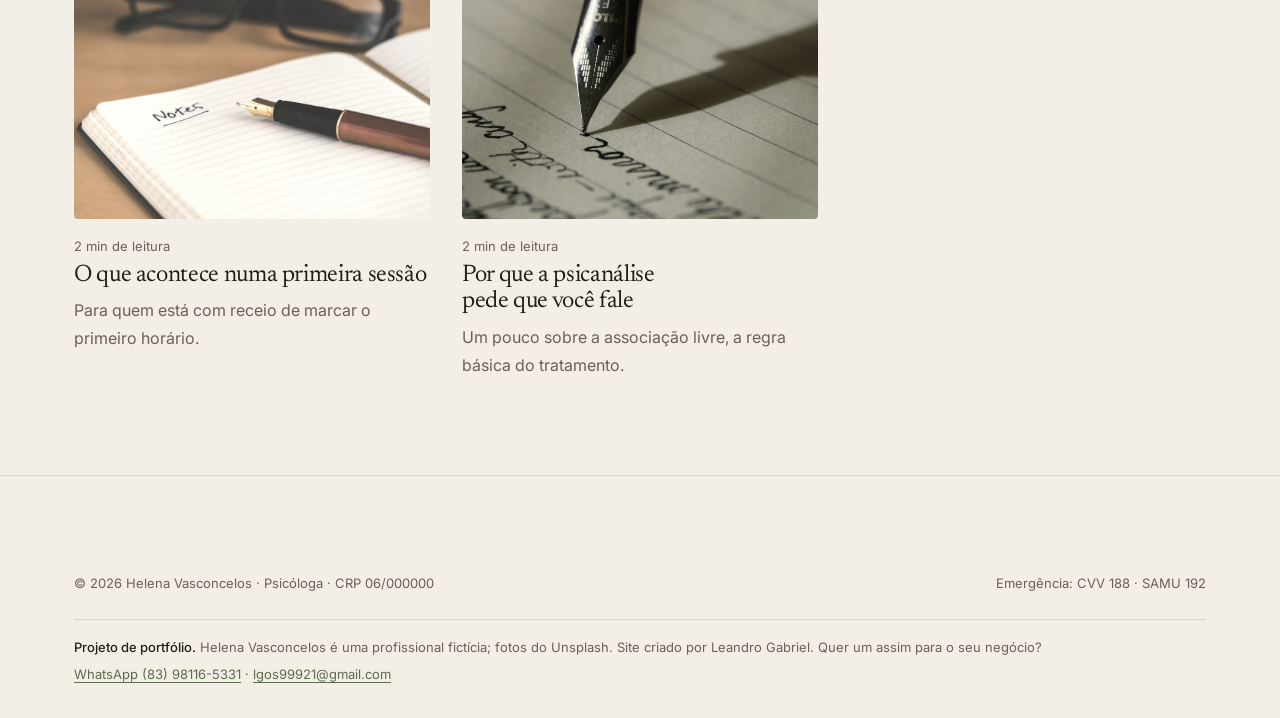
<file: textos/angustia.html>
<!doctype html>
<html lang="pt-BR">
<head>
  <meta charset="utf-8">
  <meta name="viewport" content="width=device-width, initial-scale=1, viewport-fit=cover">
  <title>Sobre a angústia · Helena Vasconcelos, psicóloga</title>
  <meta name="description" content="O que a psicanálise tem a dizer sobre aquele aperto que parece não ter motivo.">
  <meta name="theme-color" content="#f3eee6" media="(prefers-color-scheme: light)">
  <meta name="theme-color" content="#1a1714" media="(prefers-color-scheme: dark)">
  <link rel="icon" href="../favicon.svg" type="image/svg+xml">
  <meta property="og:type" content="article">
  <meta property="og:locale" content="pt_BR">
  <meta property="og:title" content="Sobre a angústia">
  <meta property="og:description" content="O que a psicanálise tem a dizer sobre aquele aperto que parece não ter motivo.">
  <meta property="og:image" content="../img/consultorio-diva.jpg">
  <script>
    (function () {
      document.documentElement.classList.add('js');
      try {
        var t = localStorage.getItem('hv-theme');
        if (t === 'dark' || t === 'light') document.documentElement.setAttribute('data-theme', t);
      } catch (e) {}
    })();
  </script>
  <link rel="preconnect" href="https://fonts.googleapis.com">
  <link rel="preconnect" href="https://fonts.gstatic.com" crossorigin>
  <link href="https://fonts.googleapis.com/css2?family=Newsreader:ital,opsz,wght@0,6..72,300..600;1,6..72,300..500&family=Inter:wght@400;500&display=swap" rel="stylesheet">
  <link rel="stylesheet" href="../css/styles.css">
</head>
<body>

  <svg width="0" height="0" style="position:absolute" aria-hidden="true">
    <defs>
      <symbol id="i-mark" viewBox="0 0 32 32"><path d="M9 27V15a7 7 0 0 1 14 0v12" fill="none" stroke="currentColor" stroke-width="1.6" stroke-linecap="round"/><path d="M5 27h22" fill="none" stroke="currentColor" stroke-width="1.6" stroke-linecap="round"/><circle cx="16" cy="20" r="1.8" fill="currentColor"/></symbol>
      <symbol id="i-arrow" viewBox="0 0 24 24"><path d="M5 12h14"/><path d="m13 6 6 6-6 6"/></symbol>
      <symbol id="i-lamp" viewBox="0 0 24 24"><path d="M8 2h8l4 9H4L8 2Z"/><path d="M12 11v7"/><path d="M8 22h8"/><path d="M12 18v4"/></symbol>
      <symbol id="i-lamp-on" viewBox="0 0 24 24"><path d="M8 2h8l4 9H4L8 2Z"/><path d="M12 11v7"/><path d="M8 22h8"/><path d="M12 18v4"/><path d="M5 14l-2 2M19 14l2 2"/></symbol>
      <symbol id="i-menu" viewBox="0 0 24 24"><path d="M4 8h16M4 16h16"/></symbol>
      <symbol id="i-x" viewBox="0 0 24 24"><path d="M18 6 6 18M6 6l12 12"/></symbol>
    </defs>
  </svg>

  <a class="skip-link" href="#conteudo">Pular para o conteúdo</a>

  <header class="site-header">
    <div class="container header-inner">
      <a href="../index.html" class="brand" aria-label="Helena Vasconcelos, psicóloga, voltar ao início">
        <svg class="brand-mark" aria-hidden="true"><use href="#i-mark"/></svg>
        <span class="brand-text">
          <span class="brand-name">Helena Vasconcelos</span>
          <span class="brand-crp">Psicóloga · CRP 06/000000</span>
        </span>
      </a>
      <nav class="main-nav" aria-label="Principal">
        <a href="../index.html#como-trabalho">Como trabalho</a>
        <a href="../index.html#sobre">Sobre mim</a>
        <a href="../index.html#consultorio">Consultório</a>
        <a href="../index.html#textos" class="is-active" aria-current="true">Textos</a>
        <a href="../index.html#duvidas">Dúvidas</a>
      </nav>
      <div class="header-actions">
        <button class="icon-btn theme-toggle" type="button" aria-label="Modo noturno">
          <svg class="icon icon-lamp-off" aria-hidden="true"><use href="#i-lamp"/></svg>
          <svg class="icon icon-lamp-on" aria-hidden="true"><use href="#i-lamp-on"/></svg>
        </button>
        <a href="../index.html#contato" class="btn btn-primary btn-sm">Marcar conversa</a>
        <button class="icon-btn menu-toggle" type="button" aria-label="Abrir menu" aria-expanded="false" aria-controls="mobile-nav">
          <svg class="icon" aria-hidden="true"><use href="#i-menu"/></svg>
        </button>
      </div>
    </div>
    <div class="mobile-nav" id="mobile-nav" hidden>
      <nav class="container" aria-label="Menu móvel">
        <a href="../index.html">Início</a>
        <a href="../index.html#como-trabalho">Como trabalho</a>
        <a href="../index.html#consultorio">Consultório</a>
        <a href="../index.html#sobre">Sobre mim</a>
        <a href="../index.html#textos">Textos</a>
        <a href="../index.html#duvidas">Dúvidas</a>
        <a href="../index.html#contato" class="btn btn-primary">Marcar uma conversa</a>
      </nav>
    </div>
  </header>

  <main id="conteudo">
    <article>
      <header class="article-hero">
        <div class="container">
          <a class="back-link" href="../index.html#textos"><svg class="icon icon-sm" aria-hidden="true"><use href="#i-arrow"/></svg>Todos os textos</a>
          <h1>Sobre a angústia</h1>
          <p class="article-lead">O que a psicanálise tem a dizer sobre aquele aperto que parece não ter motivo.</p>
          <div class="article-meta">
            <span>Por Helena Vasconcelos</span>
            <span>julho de 2026</span>
            <span data-read-time>2 min de leitura</span>
          </div>
        </div>
      </header>

      <figure class="article-cover" style="margin-top:0">
        <img class="photo" src="../img/consultorio-diva.jpg" alt="Sofá de veludo verde em uma sala clara com piso de madeira" width="1400" height="700">
      </figure>

      <div class="article-body">
        <div class="container">
          <div class="prose">
<p>A angústia é uma das queixas que mais escuto no consultório. Cada pessoa descreve de um jeito: aperto no peito, falta de ar, um nó na garganta, a sensação de que alguma coisa ruim vai acontecer. Quase sempre vem junto a frase “e eu nem sei por quê”.</p>

<h2>Medo e angústia</h2>
<p>O medo costuma ter um motivo claro. A pessoa tem medo de avião, de ser demitida, de uma conversa difícil. A angústia muitas vezes aparece sem motivo aparente, e é isso que a deixa tão difícil de suportar: você não sabe do que fugir.</p>

<h2>Como a psicanálise olha para a angústia</h2>
<p>Freud escreveu sobre a angústia a vida inteira e mudou de ideia algumas vezes. Numa das versões mais conhecidas, ele a descreve como um sinal, um aviso de que alguma coisa importante está acontecendo, mesmo que a pessoa ainda não saiba o quê.</p>
<p>Lacan dedicou ao tema um seminário inteiro, entre 1962 e 1963. É dele esta frase:</p>
<blockquote>A angústia é aquilo que não engana.<footer>Jacques Lacan, O Seminário, livro 10</footer></blockquote>
<p>Isso não quer dizer que a angústia seja boa, nem que a pessoa deva aguentar calada. Angústia dói, e ninguém precisa passar por isso sozinho. Remédio, quando indicado por um psiquiatra, pode ajudar bastante. O que a análise propõe, junto com o alívio, é tentar entender o que ela diz sobre a sua vida.</p>

<h2>Na prática</h2>
<p>É comum a angústia aparecer perto de uma decisão importante, de uma perda, de uma mudança de fase ou de um desejo difícil de admitir. Falando sobre isso em análise, com tempo, muitas pessoas conseguem ligar aquele aperto a coisas da própria história. Cada uma faz esse caminho do seu jeito.</p>
<p>Se a angústia estiver forte a ponto de você não conseguir trabalhar, dormir ou sair de casa, procure ajuda logo. O CVV atende 24 horas pelo telefone 188, de graça.</p>
          </div>

          <p class="article-disclaimer">Este texto é informativo e não substitui um atendimento psicológico.</p>

          <aside class="article-end" aria-label="Sobre a autora">
            <img class="photo" src="../img/helena-vasconcelos.jpg" alt="Retrato de Helena Vasconcelos" width="88" height="88" loading="lazy">
            <div>
              <h2>Helena Vasconcelos</h2>
              <p>Psicóloga (CRP 06/000000). Trabalho com psicanálise e atendo em Pinheiros, São Paulo, e online.</p>
              <a href="../index.html#contato" class="btn btn-primary btn-sm">
                Marcar uma conversa
                <svg class="icon icon-sm icon-arrow" aria-hidden="true"><use href="#i-arrow"/></svg>
              </a>
            </div>
          </aside>
        </div>
      </div>
    </article>

    <section class="more-posts" aria-label="Outros textos">
      <div class="container">
        <h2 class="section-title">Outros textos</h2>
        <div class="posts">
          <a class="post" href="primeira-sessao.html">
            <div class="post-img"><img class="photo" src="../img/caderno-notas.jpg" alt="" width="1000" height="750" loading="lazy"></div>
            <span class="post-meta">2 min de leitura</span>
            <h3>O que acontece numa primeira sessão</h3>
            <p>Para quem está com receio de marcar o primeiro horário.</p>
          </a>
          <a class="post" href="por-que-falar.html">
            <div class="post-img"><img class="photo" src="../img/escrita-caneta.jpg" alt="" width="1000" height="750" loading="lazy"></div>
            <span class="post-meta">2 min de leitura</span>
            <h3>Por que a psicanálise pede que você fale</h3>
            <p>Um pouco sobre a associação livre, a regra básica do tratamento.</p>
          </a>
        </div>
      </div>
    </section>
  </main>

  <footer class="site-footer">
    <div class="container">
      <div class="footer-bottom" style="margin-top:0">
        <p>© <span id="year">2026</span> Helena Vasconcelos · Psicóloga · CRP 06/000000</p>
        <p>Emergência: CVV 188 · SAMU 192</p>
        <div class="portfolio-credit">
        <p><strong>Projeto de portfólio.</strong> Helena Vasconcelos é uma profissional fictícia; fotos do Unsplash. Site criado por Leandro Gabriel. Quer um assim para o seu negócio?</p>
        <p class="credit-links"><a href="https://wa.me/5583981165331?text=Ol%C3%A1%2C%20Leandro!%20Vi%20o%20site%20da%20psic%C3%B3loga%20Helena%20Vasconcelos%20no%20seu%20portf%C3%B3lio%20e%20quero%20um%20site%20assim%20para%20o%20meu%20neg%C3%B3cio." target="_blank" rel="noopener">WhatsApp (83) 98116-5331</a><span aria-hidden="true"> · </span><a href="mailto:lgos99921@gmail.com">lgos99921@gmail.com</a></p>
      </div>
      </div>
    </div>
  </footer>

  <script src="../js/main.js" defer></script>
</body>
</html>
</file>
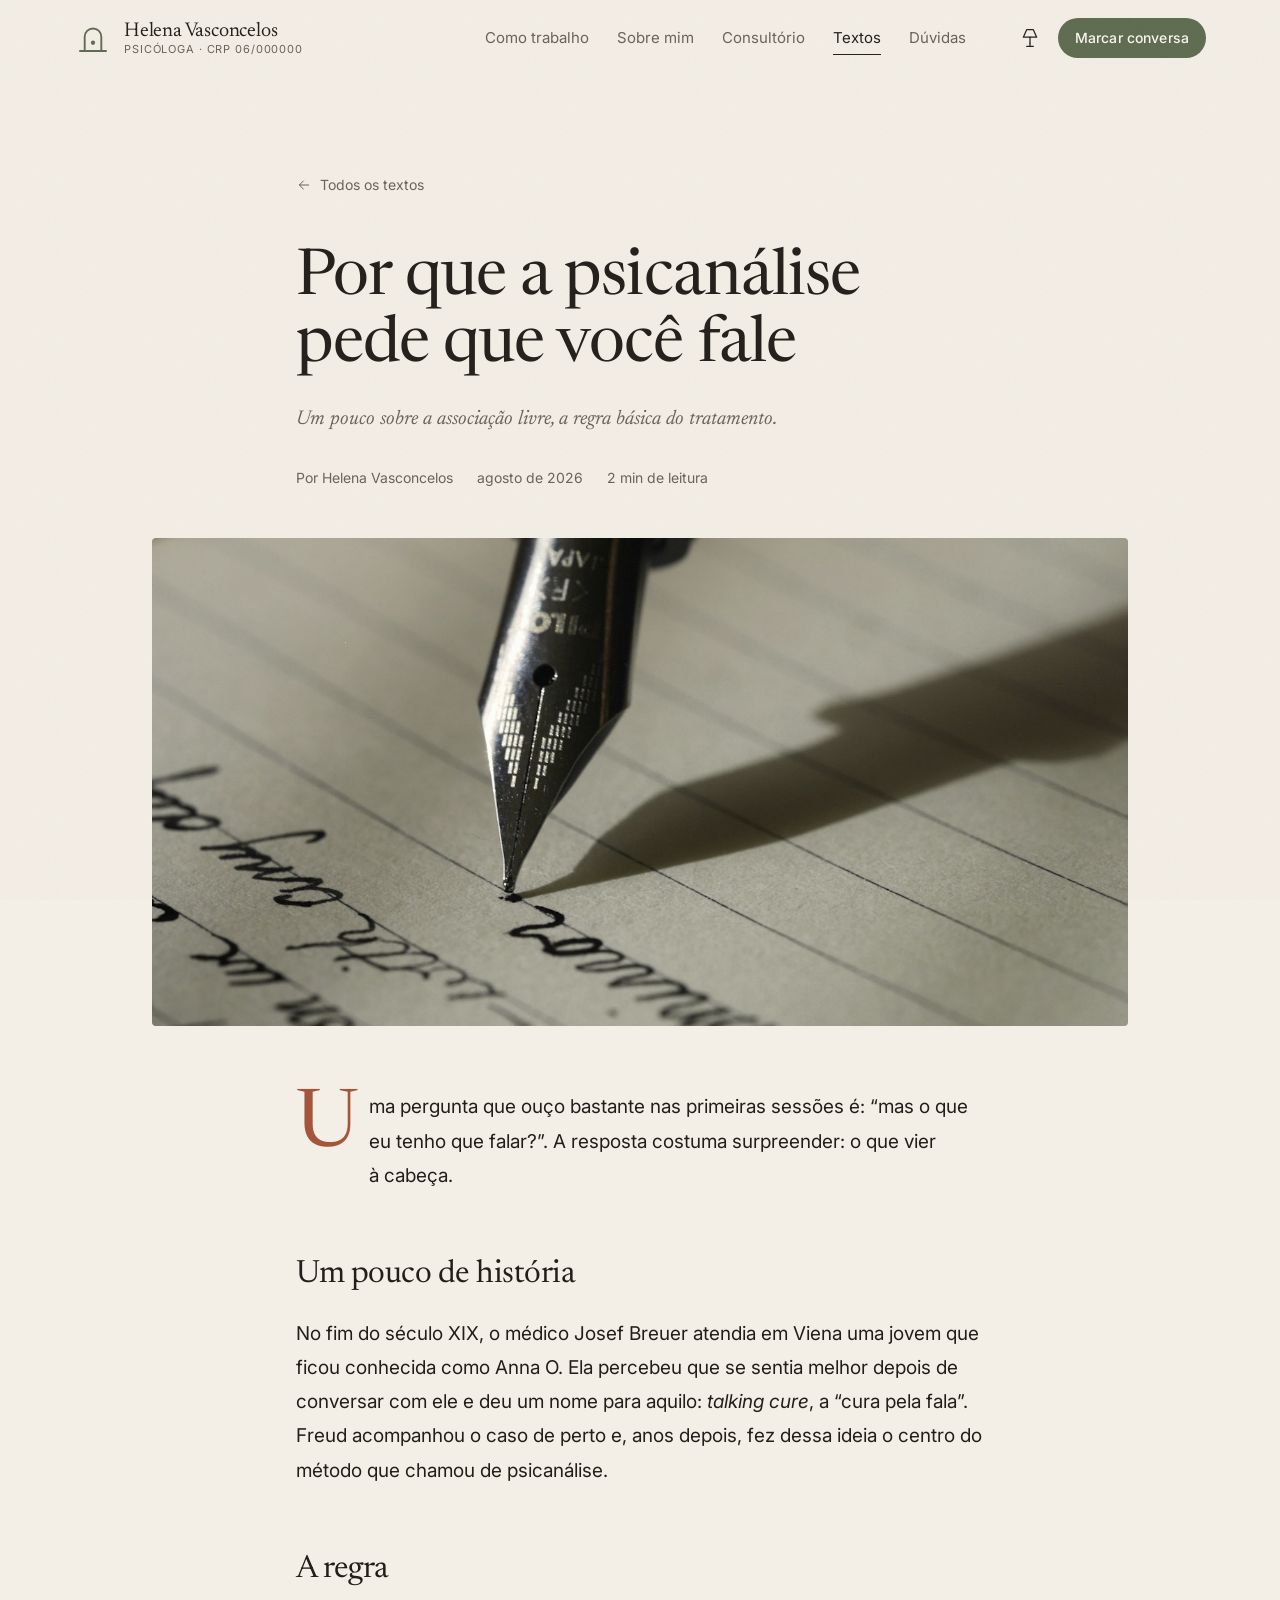
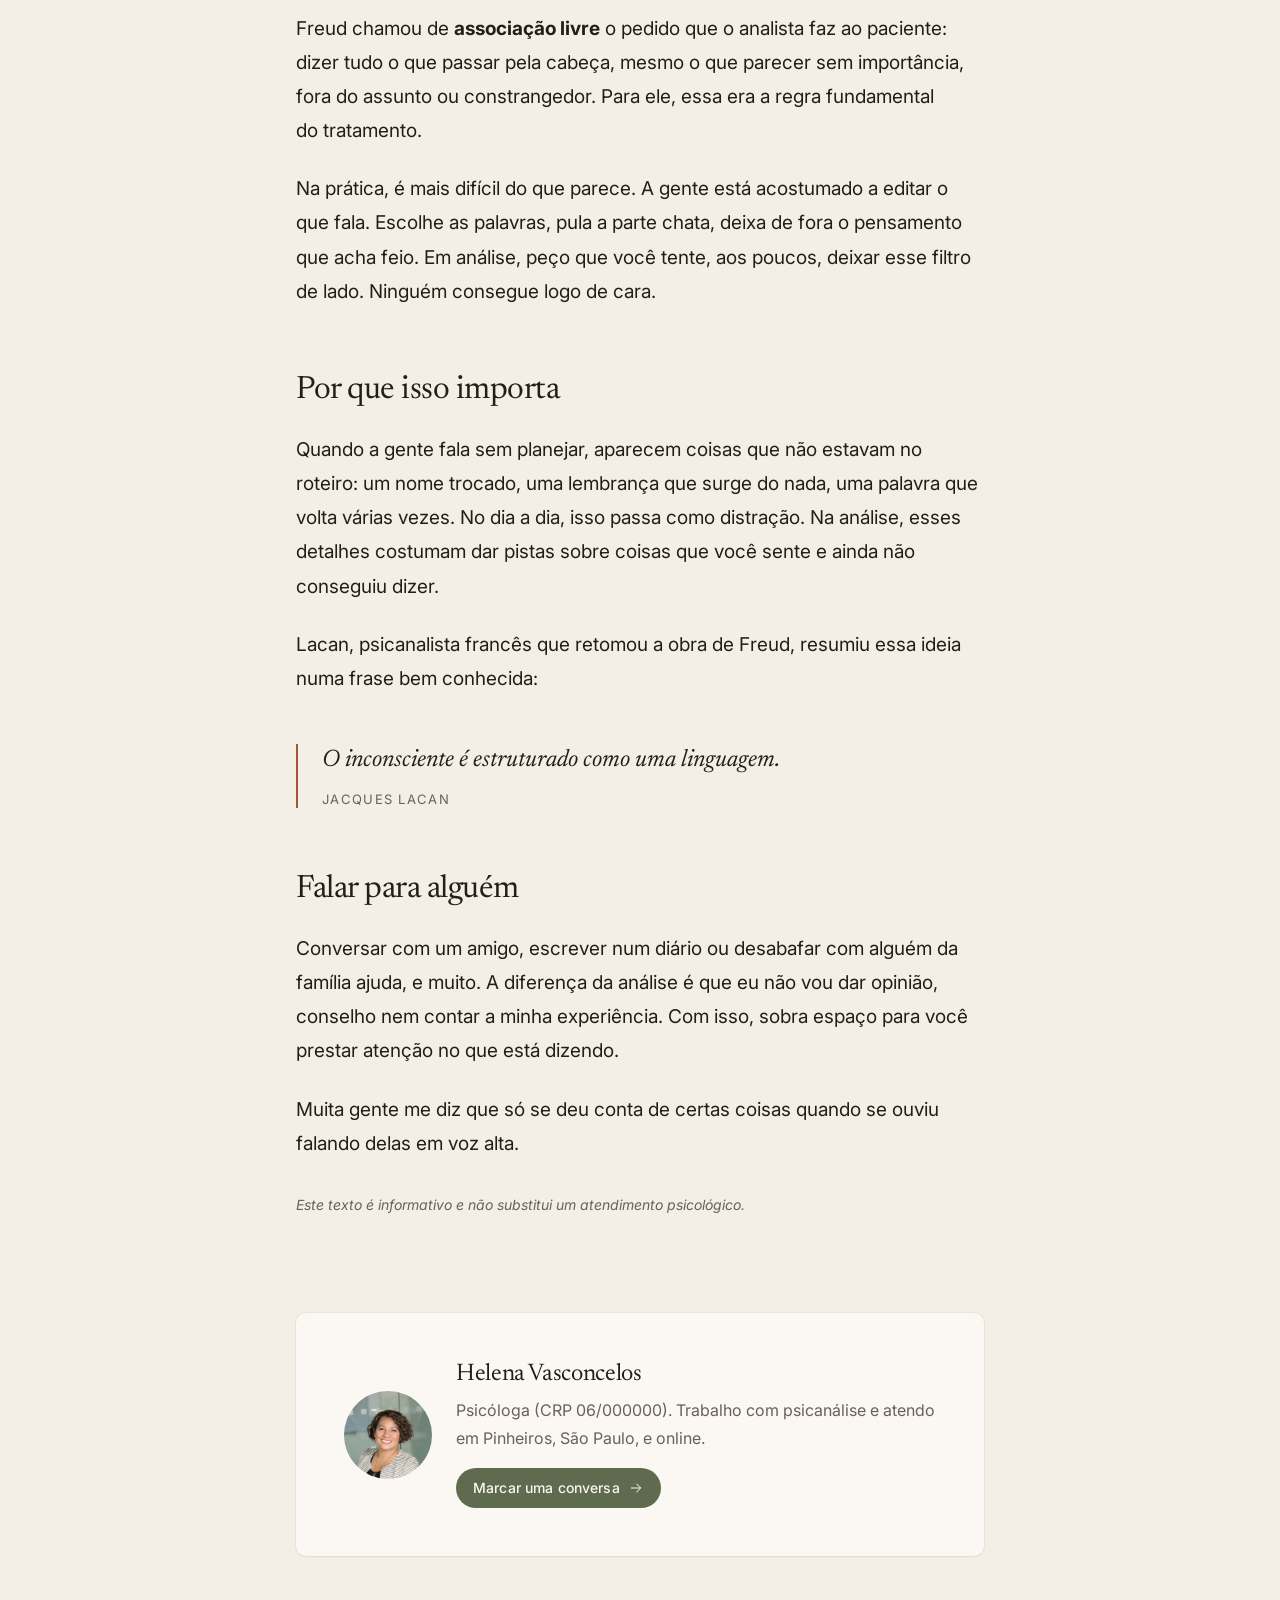
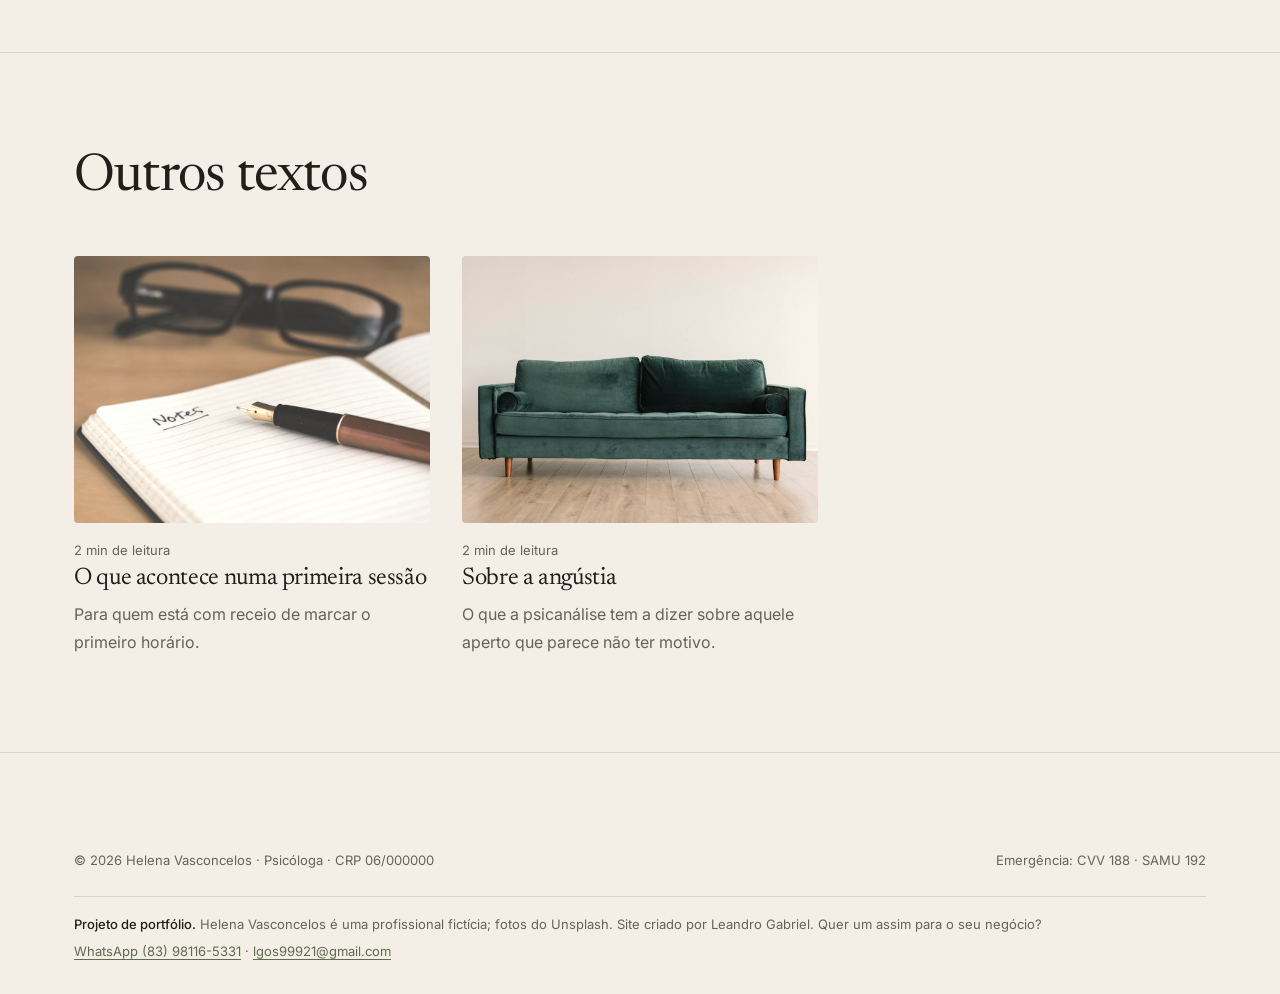
<file: textos/por-que-falar.html>
<!doctype html>
<html lang="pt-BR">
<head>
  <meta charset="utf-8">
  <meta name="viewport" content="width=device-width, initial-scale=1, viewport-fit=cover">
  <title>Por que a psicanálise pede que você fale · Helena Vasconcelos, psicóloga</title>
  <meta name="description" content="Um pouco sobre a associação livre, a regra básica do tratamento.">
  <meta name="theme-color" content="#f3eee6" media="(prefers-color-scheme: light)">
  <meta name="theme-color" content="#1a1714" media="(prefers-color-scheme: dark)">
  <link rel="icon" href="../favicon.svg" type="image/svg+xml">
  <meta property="og:type" content="article">
  <meta property="og:locale" content="pt_BR">
  <meta property="og:title" content="Por que a psicanálise pede que você fale">
  <meta property="og:description" content="Um pouco sobre a associação livre, a regra básica do tratamento.">
  <meta property="og:image" content="../img/escrita-caneta.jpg">
  <script>
    (function () {
      document.documentElement.classList.add('js');
      try {
        var t = localStorage.getItem('hv-theme');
        if (t === 'dark' || t === 'light') document.documentElement.setAttribute('data-theme', t);
      } catch (e) {}
    })();
  </script>
  <link rel="preconnect" href="https://fonts.googleapis.com">
  <link rel="preconnect" href="https://fonts.gstatic.com" crossorigin>
  <link href="https://fonts.googleapis.com/css2?family=Newsreader:ital,opsz,wght@0,6..72,300..600;1,6..72,300..500&family=Inter:wght@400;500&display=swap" rel="stylesheet">
  <link rel="stylesheet" href="../css/styles.css">
</head>
<body>

  <svg width="0" height="0" style="position:absolute" aria-hidden="true">
    <defs>
      <symbol id="i-mark" viewBox="0 0 32 32"><path d="M9 27V15a7 7 0 0 1 14 0v12" fill="none" stroke="currentColor" stroke-width="1.6" stroke-linecap="round"/><path d="M5 27h22" fill="none" stroke="currentColor" stroke-width="1.6" stroke-linecap="round"/><circle cx="16" cy="20" r="1.8" fill="currentColor"/></symbol>
      <symbol id="i-arrow" viewBox="0 0 24 24"><path d="M5 12h14"/><path d="m13 6 6 6-6 6"/></symbol>
      <symbol id="i-lamp" viewBox="0 0 24 24"><path d="M8 2h8l4 9H4L8 2Z"/><path d="M12 11v7"/><path d="M8 22h8"/><path d="M12 18v4"/></symbol>
      <symbol id="i-lamp-on" viewBox="0 0 24 24"><path d="M8 2h8l4 9H4L8 2Z"/><path d="M12 11v7"/><path d="M8 22h8"/><path d="M12 18v4"/><path d="M5 14l-2 2M19 14l2 2"/></symbol>
      <symbol id="i-menu" viewBox="0 0 24 24"><path d="M4 8h16M4 16h16"/></symbol>
      <symbol id="i-x" viewBox="0 0 24 24"><path d="M18 6 6 18M6 6l12 12"/></symbol>
    </defs>
  </svg>

  <a class="skip-link" href="#conteudo">Pular para o conteúdo</a>

  <header class="site-header">
    <div class="container header-inner">
      <a href="../index.html" class="brand" aria-label="Helena Vasconcelos, psicóloga, voltar ao início">
        <svg class="brand-mark" aria-hidden="true"><use href="#i-mark"/></svg>
        <span class="brand-text">
          <span class="brand-name">Helena Vasconcelos</span>
          <span class="brand-crp">Psicóloga · CRP 06/000000</span>
        </span>
      </a>
      <nav class="main-nav" aria-label="Principal">
        <a href="../index.html#como-trabalho">Como trabalho</a>
        <a href="../index.html#sobre">Sobre mim</a>
        <a href="../index.html#consultorio">Consultório</a>
        <a href="../index.html#textos" class="is-active" aria-current="true">Textos</a>
        <a href="../index.html#duvidas">Dúvidas</a>
      </nav>
      <div class="header-actions">
        <button class="icon-btn theme-toggle" type="button" aria-label="Modo noturno">
          <svg class="icon icon-lamp-off" aria-hidden="true"><use href="#i-lamp"/></svg>
          <svg class="icon icon-lamp-on" aria-hidden="true"><use href="#i-lamp-on"/></svg>
        </button>
        <a href="../index.html#contato" class="btn btn-primary btn-sm">Marcar conversa</a>
        <button class="icon-btn menu-toggle" type="button" aria-label="Abrir menu" aria-expanded="false" aria-controls="mobile-nav">
          <svg class="icon" aria-hidden="true"><use href="#i-menu"/></svg>
        </button>
      </div>
    </div>
    <div class="mobile-nav" id="mobile-nav" hidden>
      <nav class="container" aria-label="Menu móvel">
        <a href="../index.html">Início</a>
        <a href="../index.html#como-trabalho">Como trabalho</a>
        <a href="../index.html#consultorio">Consultório</a>
        <a href="../index.html#sobre">Sobre mim</a>
        <a href="../index.html#textos">Textos</a>
        <a href="../index.html#duvidas">Dúvidas</a>
        <a href="../index.html#contato" class="btn btn-primary">Marcar uma conversa</a>
      </nav>
    </div>
  </header>

  <main id="conteudo">
    <article>
      <header class="article-hero">
        <div class="container">
          <a class="back-link" href="../index.html#textos"><svg class="icon icon-sm" aria-hidden="true"><use href="#i-arrow"/></svg>Todos os textos</a>
          <h1>Por que a psicanálise pede que você fale</h1>
          <p class="article-lead">Um pouco sobre a associação livre, a regra básica do tratamento.</p>
          <div class="article-meta">
            <span>Por Helena Vasconcelos</span>
            <span>agosto de 2026</span>
            <span data-read-time>2 min de leitura</span>
          </div>
        </div>
      </header>

      <figure class="article-cover" style="margin-top:0">
        <img class="photo" src="../img/escrita-caneta.jpg" alt="Caneta-tinteiro escrevendo em um caderno pautado" width="1400" height="700">
      </figure>

      <div class="article-body">
        <div class="container">
          <div class="prose">
<p>Uma pergunta que ouço bastante nas primeiras sessões é: “mas o que eu tenho que falar?”. A resposta costuma surpreender: o que vier à cabeça.</p>

<h2>Um pouco de história</h2>
<p>No fim do século XIX, o médico Josef Breuer atendia em Viena uma jovem que ficou conhecida como Anna O. Ela percebeu que se sentia melhor depois de conversar com ele e deu um nome para aquilo: <em>talking cure</em>, a “cura pela fala”. Freud acompanhou o caso de perto e, anos depois, fez dessa ideia o centro do método que chamou de psicanálise.</p>

<h2>A regra</h2>
<p>Freud chamou de <strong>associação livre</strong> o pedido que o analista faz ao paciente: dizer tudo o que passar pela cabeça, mesmo o que parecer sem importância, fora do assunto ou constrangedor. Para ele, essa era a regra fundamental do tratamento.</p>
<p>Na prática, é mais difícil do que parece. A gente está acostumado a editar o que fala. Escolhe as palavras, pula a parte chata, deixa de fora o pensamento que acha feio. Em análise, peço que você tente, aos poucos, deixar esse filtro de lado. Ninguém consegue logo de cara.</p>

<h2>Por que isso importa</h2>
<p>Quando a gente fala sem planejar, aparecem coisas que não estavam no roteiro: um nome trocado, uma lembrança que surge do nada, uma palavra que volta várias vezes. No dia a dia, isso passa como distração. Na análise, esses detalhes costumam dar pistas sobre coisas que você sente e ainda não conseguiu dizer.</p>
<p>Lacan, psicanalista francês que retomou a obra de Freud, resumiu essa ideia numa frase bem conhecida:</p>
<blockquote>O inconsciente é estruturado como uma linguagem.<footer>Jacques Lacan</footer></blockquote>

<h2>Falar para alguém</h2>
<p>Conversar com um amigo, escrever num diário ou desabafar com alguém da família ajuda, e muito. A diferença da análise é que eu não vou dar opinião, conselho nem contar a minha experiência. Com isso, sobra espaço para você prestar atenção no que está dizendo.</p>
<p>Muita gente me diz que só se deu conta de certas coisas quando se ouviu falando delas em voz alta.</p>
          </div>

          <p class="article-disclaimer">Este texto é informativo e não substitui um atendimento psicológico.</p>

          <aside class="article-end" aria-label="Sobre a autora">
            <img class="photo" src="../img/helena-vasconcelos.jpg" alt="Retrato de Helena Vasconcelos" width="88" height="88" loading="lazy">
            <div>
              <h2>Helena Vasconcelos</h2>
              <p>Psicóloga (CRP 06/000000). Trabalho com psicanálise e atendo em Pinheiros, São Paulo, e online.</p>
              <a href="../index.html#contato" class="btn btn-primary btn-sm">
                Marcar uma conversa
                <svg class="icon icon-sm icon-arrow" aria-hidden="true"><use href="#i-arrow"/></svg>
              </a>
            </div>
          </aside>
        </div>
      </div>
    </article>

    <section class="more-posts" aria-label="Outros textos">
      <div class="container">
        <h2 class="section-title">Outros textos</h2>
        <div class="posts">
          <a class="post" href="primeira-sessao.html">
            <div class="post-img"><img class="photo" src="../img/caderno-notas.jpg" alt="" width="1000" height="750" loading="lazy"></div>
            <span class="post-meta">2 min de leitura</span>
            <h3>O que acontece numa primeira sessão</h3>
            <p>Para quem está com receio de marcar o primeiro horário.</p>
          </a>
          <a class="post" href="angustia.html">
            <div class="post-img"><img class="photo" src="../img/consultorio-diva.jpg" alt="" width="1000" height="750" loading="lazy"></div>
            <span class="post-meta">2 min de leitura</span>
            <h3>Sobre a angústia</h3>
            <p>O que a psicanálise tem a dizer sobre aquele aperto que parece não ter motivo.</p>
          </a>
        </div>
      </div>
    </section>
  </main>

  <footer class="site-footer">
    <div class="container">
      <div class="footer-bottom" style="margin-top:0">
        <p>© <span id="year">2026</span> Helena Vasconcelos · Psicóloga · CRP 06/000000</p>
        <p>Emergência: CVV 188 · SAMU 192</p>
        <div class="portfolio-credit">
        <p><strong>Projeto de portfólio.</strong> Helena Vasconcelos é uma profissional fictícia; fotos do Unsplash. Site criado por Leandro Gabriel. Quer um assim para o seu negócio?</p>
        <p class="credit-links"><a href="https://wa.me/5583981165331?text=Ol%C3%A1%2C%20Leandro!%20Vi%20o%20site%20da%20psic%C3%B3loga%20Helena%20Vasconcelos%20no%20seu%20portf%C3%B3lio%20e%20quero%20um%20site%20assim%20para%20o%20meu%20neg%C3%B3cio." target="_blank" rel="noopener">WhatsApp (83) 98116-5331</a><span aria-hidden="true"> · </span><a href="mailto:lgos99921@gmail.com">lgos99921@gmail.com</a></p>
      </div>
      </div>
    </div>
  </footer>

  <script src="../js/main.js" defer></script>
</body>
</html>
</file>
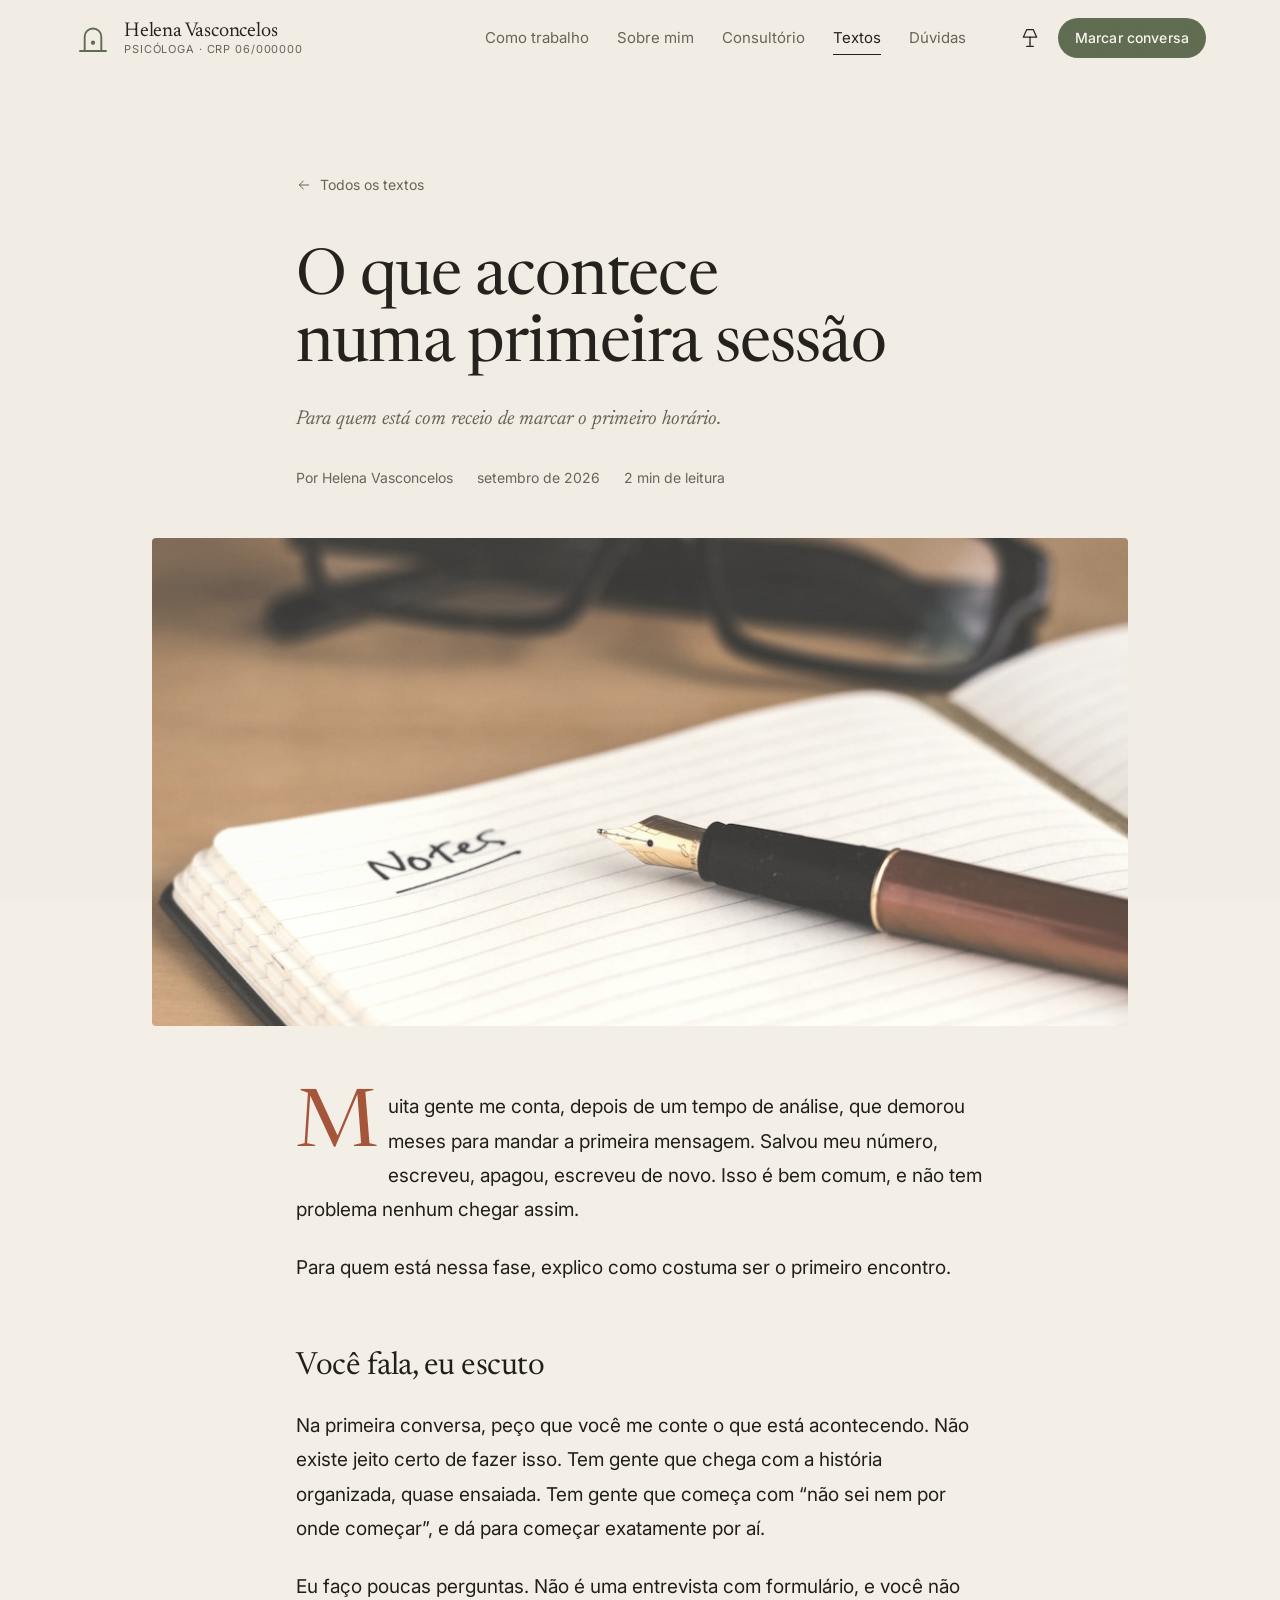
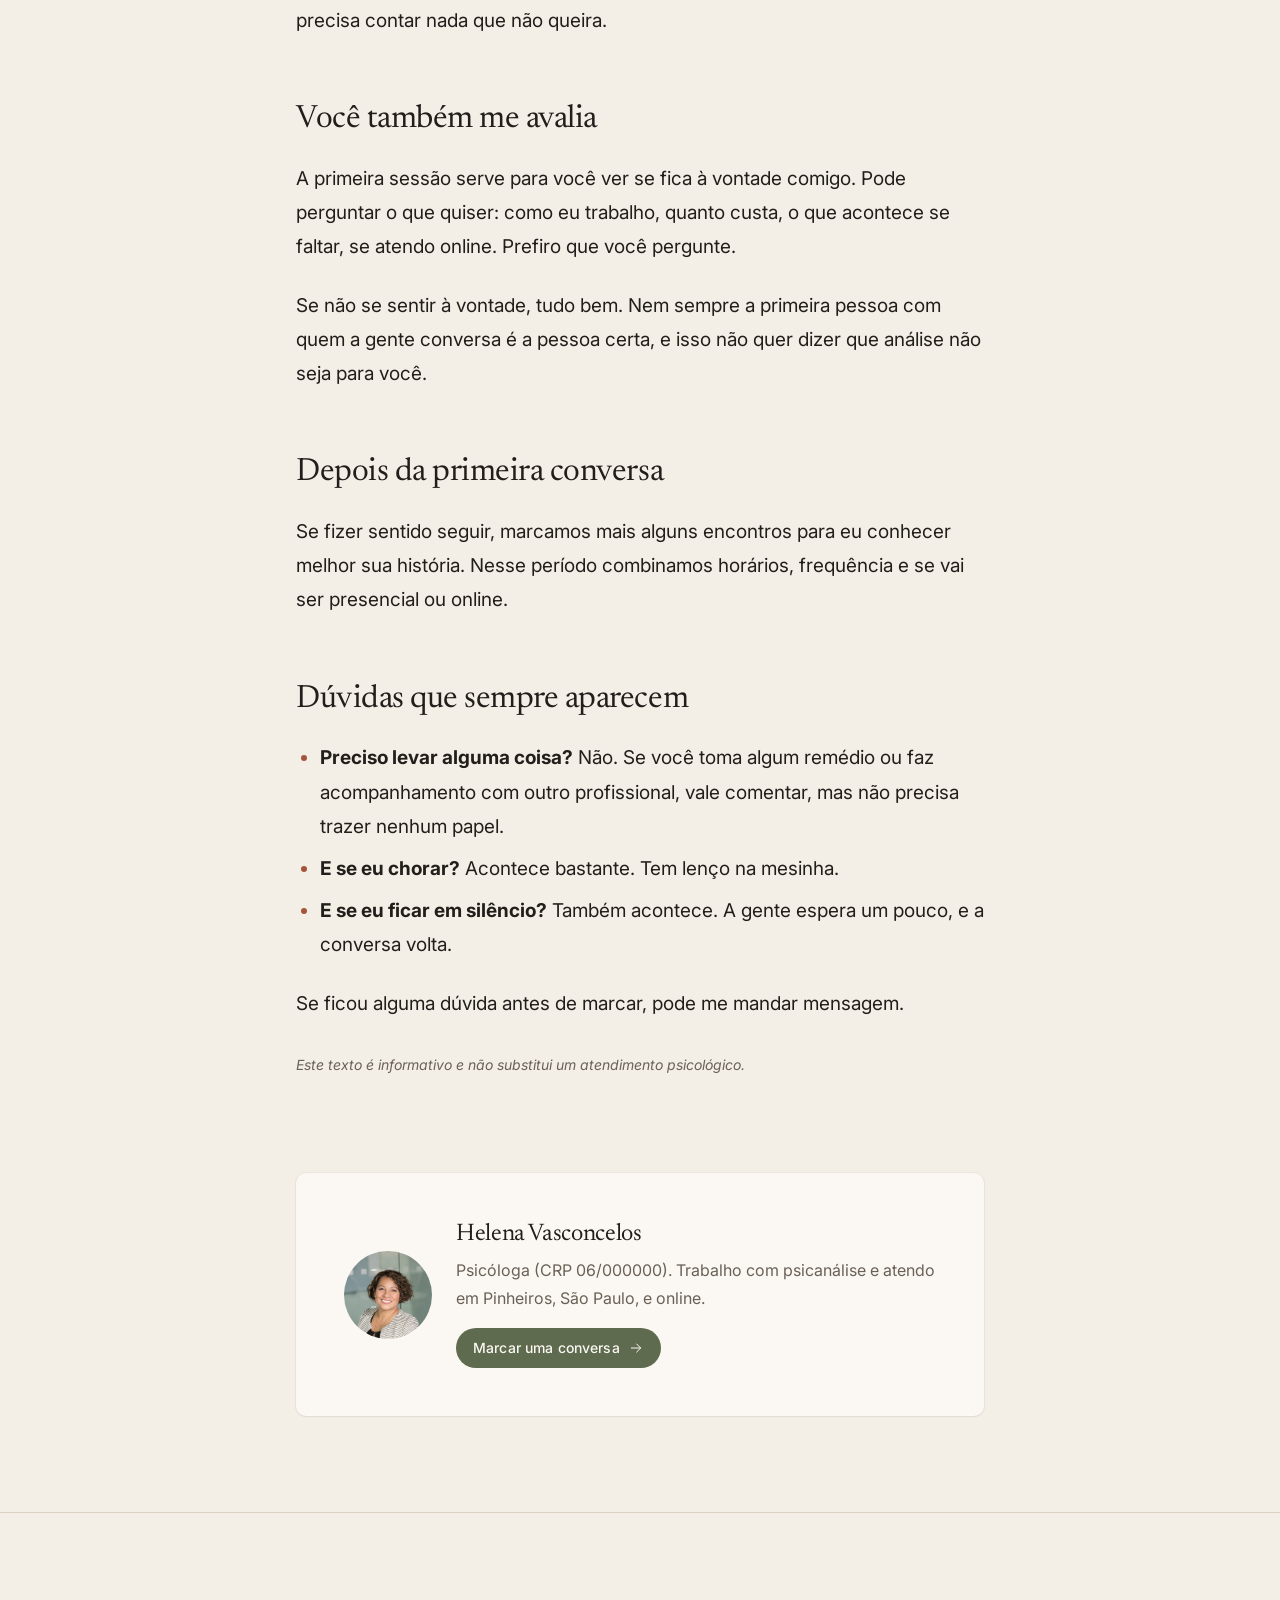
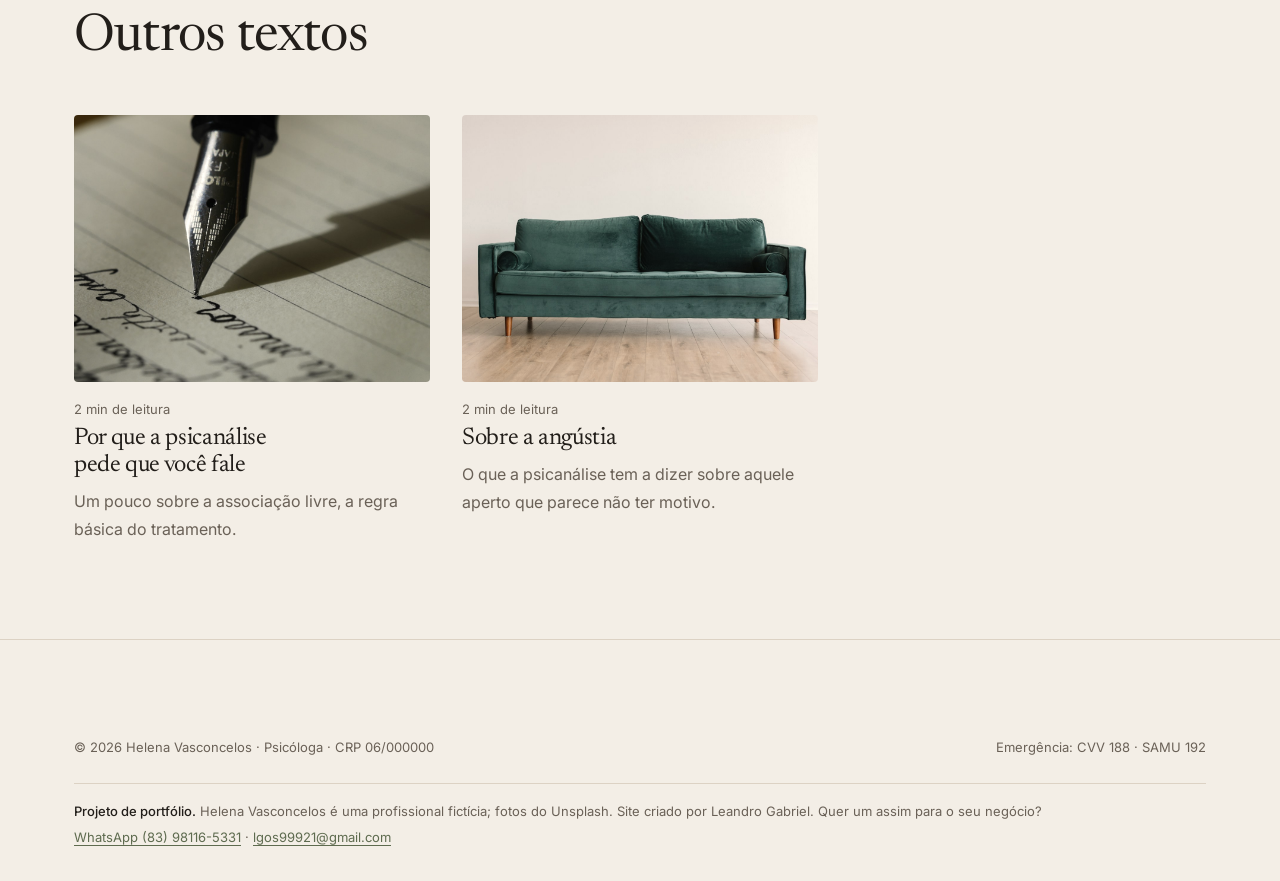
<file: textos/primeira-sessao.html>
<!doctype html>
<html lang="pt-BR">
<head>
  <meta charset="utf-8">
  <meta name="viewport" content="width=device-width, initial-scale=1, viewport-fit=cover">
  <title>O que acontece numa primeira sessão · Helena Vasconcelos, psicóloga</title>
  <meta name="description" content="Para quem está com receio de marcar o primeiro horário.">
  <meta name="theme-color" content="#f3eee6" media="(prefers-color-scheme: light)">
  <meta name="theme-color" content="#1a1714" media="(prefers-color-scheme: dark)">
  <link rel="icon" href="../favicon.svg" type="image/svg+xml">
  <meta property="og:type" content="article">
  <meta property="og:locale" content="pt_BR">
  <meta property="og:title" content="O que acontece numa primeira sessão">
  <meta property="og:description" content="Para quem está com receio de marcar o primeiro horário.">
  <meta property="og:image" content="../img/caderno-notas.jpg">
  <script>
    (function () {
      document.documentElement.classList.add('js');
      try {
        var t = localStorage.getItem('hv-theme');
        if (t === 'dark' || t === 'light') document.documentElement.setAttribute('data-theme', t);
      } catch (e) {}
    })();
  </script>
  <link rel="preconnect" href="https://fonts.googleapis.com">
  <link rel="preconnect" href="https://fonts.gstatic.com" crossorigin>
  <link href="https://fonts.googleapis.com/css2?family=Newsreader:ital,opsz,wght@0,6..72,300..600;1,6..72,300..500&family=Inter:wght@400;500&display=swap" rel="stylesheet">
  <link rel="stylesheet" href="../css/styles.css">
</head>
<body>

  <svg width="0" height="0" style="position:absolute" aria-hidden="true">
    <defs>
      <symbol id="i-mark" viewBox="0 0 32 32"><path d="M9 27V15a7 7 0 0 1 14 0v12" fill="none" stroke="currentColor" stroke-width="1.6" stroke-linecap="round"/><path d="M5 27h22" fill="none" stroke="currentColor" stroke-width="1.6" stroke-linecap="round"/><circle cx="16" cy="20" r="1.8" fill="currentColor"/></symbol>
      <symbol id="i-arrow" viewBox="0 0 24 24"><path d="M5 12h14"/><path d="m13 6 6 6-6 6"/></symbol>
      <symbol id="i-lamp" viewBox="0 0 24 24"><path d="M8 2h8l4 9H4L8 2Z"/><path d="M12 11v7"/><path d="M8 22h8"/><path d="M12 18v4"/></symbol>
      <symbol id="i-lamp-on" viewBox="0 0 24 24"><path d="M8 2h8l4 9H4L8 2Z"/><path d="M12 11v7"/><path d="M8 22h8"/><path d="M12 18v4"/><path d="M5 14l-2 2M19 14l2 2"/></symbol>
      <symbol id="i-menu" viewBox="0 0 24 24"><path d="M4 8h16M4 16h16"/></symbol>
      <symbol id="i-x" viewBox="0 0 24 24"><path d="M18 6 6 18M6 6l12 12"/></symbol>
    </defs>
  </svg>

  <a class="skip-link" href="#conteudo">Pular para o conteúdo</a>

  <header class="site-header">
    <div class="container header-inner">
      <a href="../index.html" class="brand" aria-label="Helena Vasconcelos, psicóloga, voltar ao início">
        <svg class="brand-mark" aria-hidden="true"><use href="#i-mark"/></svg>
        <span class="brand-text">
          <span class="brand-name">Helena Vasconcelos</span>
          <span class="brand-crp">Psicóloga · CRP 06/000000</span>
        </span>
      </a>
      <nav class="main-nav" aria-label="Principal">
        <a href="../index.html#como-trabalho">Como trabalho</a>
        <a href="../index.html#sobre">Sobre mim</a>
        <a href="../index.html#consultorio">Consultório</a>
        <a href="../index.html#textos" class="is-active" aria-current="true">Textos</a>
        <a href="../index.html#duvidas">Dúvidas</a>
      </nav>
      <div class="header-actions">
        <button class="icon-btn theme-toggle" type="button" aria-label="Modo noturno">
          <svg class="icon icon-lamp-off" aria-hidden="true"><use href="#i-lamp"/></svg>
          <svg class="icon icon-lamp-on" aria-hidden="true"><use href="#i-lamp-on"/></svg>
        </button>
        <a href="../index.html#contato" class="btn btn-primary btn-sm">Marcar conversa</a>
        <button class="icon-btn menu-toggle" type="button" aria-label="Abrir menu" aria-expanded="false" aria-controls="mobile-nav">
          <svg class="icon" aria-hidden="true"><use href="#i-menu"/></svg>
        </button>
      </div>
    </div>
    <div class="mobile-nav" id="mobile-nav" hidden>
      <nav class="container" aria-label="Menu móvel">
        <a href="../index.html">Início</a>
        <a href="../index.html#como-trabalho">Como trabalho</a>
        <a href="../index.html#consultorio">Consultório</a>
        <a href="../index.html#sobre">Sobre mim</a>
        <a href="../index.html#textos">Textos</a>
        <a href="../index.html#duvidas">Dúvidas</a>
        <a href="../index.html#contato" class="btn btn-primary">Marcar uma conversa</a>
      </nav>
    </div>
  </header>

  <main id="conteudo">
    <article>
      <header class="article-hero">
        <div class="container">
          <a class="back-link" href="../index.html#textos"><svg class="icon icon-sm" aria-hidden="true"><use href="#i-arrow"/></svg>Todos os textos</a>
          <h1>O que acontece numa primeira sessão</h1>
          <p class="article-lead">Para quem está com receio de marcar o primeiro horário.</p>
          <div class="article-meta">
            <span>Por Helena Vasconcelos</span>
            <span>setembro de 2026</span>
            <span data-read-time>2 min de leitura</span>
          </div>
        </div>
      </header>

      <figure class="article-cover" style="margin-top:0">
        <img class="photo" src="../img/caderno-notas.jpg" alt="Caderno de notas aberto com uma caneta e óculos ao lado" width="1400" height="700">
      </figure>

      <div class="article-body">
        <div class="container">
          <div class="prose">
<p>Muita gente me conta, depois de um tempo de análise, que demorou meses para mandar a primeira mensagem. Salvou meu número, escreveu, apagou, escreveu de novo. Isso é bem comum, e não tem problema nenhum chegar assim.</p>
<p>Para quem está nessa fase, explico como costuma ser o primeiro encontro.</p>

<h2>Você fala, eu escuto</h2>
<p>Na primeira conversa, peço que você me conte o que está acontecendo. Não existe jeito certo de fazer isso. Tem gente que chega com a história organizada, quase ensaiada. Tem gente que começa com “não sei nem por onde começar”, e dá para começar exatamente por aí.</p>
<p>Eu faço poucas perguntas. Não é uma entrevista com formulário, e você não precisa contar nada que não queira.</p>

<h2>Você também me avalia</h2>
<p>A primeira sessão serve para você ver se fica à vontade comigo. Pode perguntar o que quiser: como eu trabalho, quanto custa, o que acontece se faltar, se atendo online. Prefiro que você pergunte.</p>
<p>Se não se sentir à vontade, tudo bem. Nem sempre a primeira pessoa com quem a gente conversa é a pessoa certa, e isso não quer dizer que análise não seja para você.</p>

<h2>Depois da primeira conversa</h2>
<p>Se fizer sentido seguir, marcamos mais alguns encontros para eu conhecer melhor sua história. Nesse período combinamos horários, frequência e se vai ser presencial ou online.</p>

<h2>Dúvidas que sempre aparecem</h2>
<ul>
  <li><strong>Preciso levar alguma coisa?</strong> Não. Se você toma algum remédio ou faz acompanhamento com outro profissional, vale comentar, mas não precisa trazer nenhum papel.</li>
  <li><strong>E se eu chorar?</strong> Acontece bastante. Tem lenço na mesinha.</li>
  <li><strong>E se eu ficar em silêncio?</strong> Também acontece. A gente espera um pouco, e a conversa volta.</li>
</ul>

<p>Se ficou alguma dúvida antes de marcar, pode me mandar mensagem.</p>
          </div>

          <p class="article-disclaimer">Este texto é informativo e não substitui um atendimento psicológico.</p>

          <aside class="article-end" aria-label="Sobre a autora">
            <img class="photo" src="../img/helena-vasconcelos.jpg" alt="Retrato de Helena Vasconcelos" width="88" height="88" loading="lazy">
            <div>
              <h2>Helena Vasconcelos</h2>
              <p>Psicóloga (CRP 06/000000). Trabalho com psicanálise e atendo em Pinheiros, São Paulo, e online.</p>
              <a href="../index.html#contato" class="btn btn-primary btn-sm">
                Marcar uma conversa
                <svg class="icon icon-sm icon-arrow" aria-hidden="true"><use href="#i-arrow"/></svg>
              </a>
            </div>
          </aside>
        </div>
      </div>
    </article>

    <section class="more-posts" aria-label="Outros textos">
      <div class="container">
        <h2 class="section-title">Outros textos</h2>
        <div class="posts">
          <a class="post" href="por-que-falar.html">
            <div class="post-img"><img class="photo" src="../img/escrita-caneta.jpg" alt="" width="1000" height="750" loading="lazy"></div>
            <span class="post-meta">2 min de leitura</span>
            <h3>Por que a psicanálise pede que você fale</h3>
            <p>Um pouco sobre a associação livre, a regra básica do tratamento.</p>
          </a>
          <a class="post" href="angustia.html">
            <div class="post-img"><img class="photo" src="../img/consultorio-diva.jpg" alt="" width="1000" height="750" loading="lazy"></div>
            <span class="post-meta">2 min de leitura</span>
            <h3>Sobre a angústia</h3>
            <p>O que a psicanálise tem a dizer sobre aquele aperto que parece não ter motivo.</p>
          </a>
        </div>
      </div>
    </section>
  </main>

  <footer class="site-footer">
    <div class="container">
      <div class="footer-bottom" style="margin-top:0">
        <p>© <span id="year">2026</span> Helena Vasconcelos · Psicóloga · CRP 06/000000</p>
        <p>Emergência: CVV 188 · SAMU 192</p>
        <div class="portfolio-credit">
        <p><strong>Projeto de portfólio.</strong> Helena Vasconcelos é uma profissional fictícia; fotos do Unsplash. Site criado por Leandro Gabriel. Quer um assim para o seu negócio?</p>
        <p class="credit-links"><a href="https://wa.me/5583981165331?text=Ol%C3%A1%2C%20Leandro!%20Vi%20o%20site%20da%20psic%C3%B3loga%20Helena%20Vasconcelos%20no%20seu%20portf%C3%B3lio%20e%20quero%20um%20site%20assim%20para%20o%20meu%20neg%C3%B3cio." target="_blank" rel="noopener">WhatsApp (83) 98116-5331</a><span aria-hidden="true"> · </span><a href="mailto:lgos99921@gmail.com">lgos99921@gmail.com</a></p>
      </div>
      </div>
    </div>
  </footer>

  <script src="../js/main.js" defer></script>
</body>
</html>
</file>
<file: css/styles.css>
/* =========================================================
   Helena Vasconcelos — Psicóloga · orientação psicanalítica
   Direção: minimalismo quente (B) com toques editoriais (A).
   Arquitetura de tokens inspirada no Atlassian Design System:
   tokens semânticos, base 8px, 2 elevações, easing suave,
   temas claro / escuro ("luminária") / alto contraste.
   ========================================================= */

/* ---------- Tokens: tema claro (linho e papel) ---------- */
:root {
  /* Superfícies */
  --surface: #f3eee6;          /* linho — fundo da página */
  --surface-sunken: #ebe4d8;   /* seções alternadas */
  --surface-raised: #fbf8f3;   /* papel — cards */
  /* Texto */
  --text: #221e1a;             /* tinta */
  --text-subtle: #6a6157;      /* sépia */
  --border: #dcd2c4;
  --border-strong: #c7bba9;
  /* Marca */
  --brand: #5e6b4f;            /* oliva */
  --brand-hover: #4b563e;
  --brand-contrast: #fbf8f3;
  --brand-soft: #e3e4d6;
  --accent: #a4553a;           /* terracota — uso raro */
  --danger: #a33a2a;

  /* Elevação (só dois níveis, em tons sépia) */
  --shadow-raised: 0 1px 2px rgba(60, 45, 30, 0.06), 0 0 0 1px rgba(60, 45, 30, 0.04);
  --shadow-overlay: 0 24px 48px -20px rgba(60, 45, 30, 0.28), 0 0 0 1px rgba(60, 45, 30, 0.05);

  /* Tipografia */
  --font-serif: "Newsreader", "Iowan Old Style", "Palatino Linotype", Georgia, serif;
  --font-sans: "Inter", ui-sans-serif, system-ui, -apple-system, "Segoe UI", Roboto, sans-serif;

  /* Espaçamento — base 8px */
  --space-1: 4px;
  --space-2: 8px;
  --space-3: 12px;
  --space-4: 16px;
  --space-5: 24px;
  --space-6: 32px;
  --space-7: 48px;
  --space-8: 64px;
  --space-9: 96px;
  --space-10: 128px;

  /* Forma */
  --radius-sm: 4px;
  --radius: 10px;
  --radius-pill: 999px;

  /* Movimento: easing do Atlassian, durações mais longas e calmas */
  --ease: cubic-bezier(0.15, 1, 0.3, 1);
  --duration: 700ms;

  --container: 1180px;
  --measure: 38rem;
  --header-h: 76px;

  color-scheme: light;
}

/* ---------- Tema escuro: "luminária" ---------- */
@media (prefers-color-scheme: dark) {
  :root:not([data-theme="light"]) {
    --surface: #1a1714;
    --surface-sunken: #14110f;
    --surface-raised: #221e1a;
    --text: #ede6db;
    --text-subtle: #a99f92;
    --border: #3a332c;
    --border-strong: #52483e;
    --brand: #b0bd9a;
    --brand-hover: #c3ceb0;
    --brand-contrast: #1a1714;
    --brand-soft: rgba(176, 189, 154, 0.12);
    --accent: #dc9474;
    --danger: #e58a78;
    --shadow-raised: 0 1px 2px rgba(0, 0, 0, 0.4), 0 0 0 1px rgba(255, 240, 220, 0.04);
    --shadow-overlay: 0 24px 48px -20px rgba(0, 0, 0, 0.7), 0 0 0 1px rgba(255, 240, 220, 0.06);
    color-scheme: dark;
  }
}
:root[data-theme="dark"] {
  --surface: #1a1714;
  --surface-sunken: #14110f;
  --surface-raised: #221e1a;
  --text: #ede6db;
  --text-subtle: #a99f92;
  --border: #3a332c;
  --border-strong: #52483e;
  --brand: #b0bd9a;
  --brand-hover: #c3ceb0;
  --brand-contrast: #1a1714;
  --brand-soft: rgba(176, 189, 154, 0.12);
  --accent: #dc9474;
  --danger: #e58a78;
  --shadow-raised: 0 1px 2px rgba(0, 0, 0, 0.4), 0 0 0 1px rgba(255, 240, 220, 0.04);
  --shadow-overlay: 0 24px 48px -20px rgba(0, 0, 0, 0.7), 0 0 0 1px rgba(255, 240, 220, 0.06);
  color-scheme: dark;
}

/* ---------- Alto contraste ---------- */
@media (prefers-contrast: more) {
  :root {
    --text: #000000;
    --text-subtle: #3a322a;
    --border: #8c8073;
    --border-strong: #5c5248;
    --brand: #3e4833;
    --brand-hover: #2d3525;
  }
  :root[data-theme="dark"] {
    --text: #ffffff;
    --text-subtle: #ddd4c8;
    --border: #8c8073;
    --brand: #d3dcc4;
  }
}

/* ---------- Base ---------- */
*, *::before, *::after { box-sizing: border-box; }
html {
  scroll-behavior: smooth;
  scroll-padding-top: calc(var(--header-h) + var(--space-5));
  -webkit-text-size-adjust: 100%;
}
body {
  margin: 0;
  font-family: var(--font-sans);
  font-size: 1.0625rem;
  line-height: 1.75;
  color: var(--text);
  background: var(--surface);
  -webkit-font-smoothing: antialiased;
  text-rendering: optimizeLegibility;
}
/* Grão de papel, bem sutil */
body::before {
  content: "";
  position: fixed; inset: 0; z-index: 100; pointer-events: none;
  opacity: 0.05;
  background-image: url("data:image/svg+xml,%3Csvg xmlns='http://www.w3.org/2000/svg' width='160' height='160'%3E%3Cfilter id='n'%3E%3CfeTurbulence type='fractalNoise' baseFrequency='.9' numOctaves='3' stitchTiles='stitch'/%3E%3C/filter%3E%3Crect width='100%25' height='100%25' filter='url(%23n)'/%3E%3C/svg%3E");
}
:root[data-theme="dark"] body::before { opacity: 0.07; }

h1, h2, h3, h4 {
  margin: 0;
  font-family: var(--font-serif);
  font-weight: 400;
  line-height: 1.12;
  letter-spacing: -0.015em;
  font-optical-sizing: auto;
  text-wrap: balance;
}
p { margin: 0; text-wrap: pretty; }
a { color: inherit; }
img, svg { display: block; max-width: 100%; }
img { height: auto; }
figure { margin: 0; }
button, input, select, textarea { font: inherit; color: inherit; }
ul, ol { margin: 0; padding: 0; list-style: none; }
em { font-style: italic; }
[hidden] { display: none !important; }
::selection { background: var(--brand); color: var(--brand-contrast); }
:focus-visible { outline: 2px solid var(--brand); outline-offset: 3px; border-radius: var(--radius-sm); }

.sr-only {
  position: absolute; width: 1px; height: 1px; padding: 0; margin: -1px;
  overflow: hidden; clip: rect(0, 0, 0, 0); white-space: nowrap; border: 0;
}
.skip-link {
  position: absolute; left: var(--space-4); top: -60px; z-index: 200;
  padding: var(--space-2) var(--space-4); border-radius: var(--radius-pill);
  background: var(--text); color: var(--surface); text-decoration: none;
  transition: top 0.3s var(--ease);
}
.skip-link:focus { top: var(--space-3); }

/* ---------- Utilitários ---------- */
.container { width: 100%; max-width: var(--container); margin-inline: auto; padding-inline: var(--space-5); }
.subtle { color: var(--text-subtle); }
.small { font-size: 0.9375rem; }
.tiny { font-size: 0.8125rem; line-height: 1.5; }
.serif { font-family: var(--font-serif); }
.accent { color: var(--accent); }

.icon { width: 20px; height: 20px; flex-shrink: 0; fill: none; stroke: currentColor; stroke-width: 1.5; stroke-linecap: round; stroke-linejoin: round; }
.icon-sm { width: 16px; height: 16px; }

/* Tratamento fotográfico: série quente e levemente granulada */
.photo { filter: sepia(0.14) saturate(0.88) contrast(0.97) brightness(1.01); }
:root[data-theme="dark"] .photo { filter: sepia(0.18) saturate(0.8) brightness(0.86); }
@media (prefers-color-scheme: dark) {
  :root:not([data-theme="light"]) .photo { filter: sepia(0.18) saturate(0.8) brightness(0.86); }
  :root:not([data-theme="light"]) body::before { opacity: 0.07; }
}

/* ---------- Botões e links ---------- */
.btn {
  display: inline-flex; align-items: center; justify-content: center; gap: var(--space-2);
  min-height: 48px; padding: 0 var(--space-5);
  border-radius: var(--radius-pill); border: 1px solid transparent;
  font-size: 0.9375rem; font-weight: 500; letter-spacing: 0.01em;
  text-decoration: none; white-space: nowrap; cursor: pointer;
  transition: background-color 0.4s var(--ease), color 0.4s var(--ease), border-color 0.4s var(--ease), transform 0.4s var(--ease);
}
.btn-primary { background: var(--brand); color: var(--brand-contrast); }
.btn-primary:hover { background: var(--brand-hover); }
.btn-ghost { border-color: var(--border-strong); }
.btn-ghost:hover { background: var(--surface-raised); border-color: var(--text-subtle); }
.btn-sm { min-height: 40px; padding: 0 var(--space-4); font-size: 0.875rem; }
.btn .icon { transition: transform 0.5s var(--ease); }
.btn:hover .icon-arrow { transform: translateX(3px); }

.link-arrow {
  display: inline-flex; align-items: center; gap: var(--space-2);
  font-weight: 500; text-decoration: none; color: var(--text);
  border-bottom: 1px solid var(--border-strong); padding-bottom: 2px;
  transition: border-color 0.4s var(--ease), gap 0.4s var(--ease);
}
.link-arrow:hover { border-color: var(--text); gap: var(--space-3); }
.text-link { color: var(--brand); text-decoration: underline; text-decoration-thickness: 1px; text-underline-offset: 3px; }
.text-link:hover { text-decoration-thickness: 2px; }

.icon-btn {
  display: inline-grid; place-items: center; width: 40px; height: 40px;
  border-radius: var(--radius-pill); border: 1px solid transparent; background: transparent; cursor: pointer;
  transition: background-color 0.4s var(--ease), border-color 0.4s var(--ease);
}
.icon-btn:hover { background: var(--surface-raised); border-color: var(--border); }

/* ---------- Header ---------- */
.site-header {
  position: sticky; top: env(safe-area-inset-top, 0px); z-index: 50;
  background: color-mix(in srgb, var(--surface) 86%, transparent);
  backdrop-filter: blur(14px); -webkit-backdrop-filter: blur(14px);
  border-bottom: 1px solid transparent;
  transition: border-color 0.5s var(--ease);
}
.site-header.is-scrolled { border-bottom-color: var(--border); }
.header-inner { display: flex; align-items: center; gap: var(--space-6); height: var(--header-h); }

.brand { display: flex; align-items: center; gap: var(--space-3); text-decoration: none; }
.brand-mark { width: 38px; height: 38px; color: var(--brand); }
.brand-text { display: flex; flex-direction: column; line-height: 1.15; }
.brand-name { font-family: var(--font-serif); font-size: 1.25rem; letter-spacing: -0.01em; }
.brand-crp { font-size: 0.6875rem; letter-spacing: 0.08em; text-transform: uppercase; color: var(--text-subtle); }

.main-nav { display: flex; gap: var(--space-1); margin-left: auto; }
.main-nav a {
  position: relative; padding: var(--space-2) var(--space-3);
  font-size: 0.9375rem; text-decoration: none; color: var(--text-subtle);
  transition: color 0.4s var(--ease);
}
.main-nav a::after {
  content: ""; position: absolute; left: var(--space-3); right: var(--space-3); bottom: 4px; height: 1px;
  background: currentColor; transform: scaleX(0); transform-origin: left;
  transition: transform 0.5s var(--ease);
}
.main-nav a:hover, .main-nav a.is-active { color: var(--text); }
.main-nav a:hover::after, .main-nav a.is-active::after { transform: scaleX(1); }

.header-actions { display: flex; align-items: center; gap: var(--space-2); }
.theme-toggle .icon-lamp-on { display: none; }
:root[data-theme="dark"] .theme-toggle .icon-lamp-off { display: none; }
:root[data-theme="dark"] .theme-toggle .icon-lamp-on { display: block; color: var(--accent); }
@media (prefers-color-scheme: dark) {
  :root:not([data-theme="light"]) .theme-toggle .icon-lamp-off { display: none; }
  :root:not([data-theme="light"]) .theme-toggle .icon-lamp-on { display: block; color: var(--accent); }
}
.menu-toggle { display: none; }

.mobile-nav { border-top: 1px solid var(--border); background: var(--surface); }
.mobile-nav nav { display: flex; flex-direction: column; padding-block: var(--space-3) var(--space-6); }
.mobile-nav a:not(.btn) {
  padding: var(--space-4) 0; border-bottom: 1px solid var(--border);
  font-family: var(--font-serif); font-size: 1.375rem; text-decoration: none;
}
.mobile-nav .btn { margin-top: var(--space-5); }

/* ---------- Seções ---------- */
.section { padding-block: var(--space-10); }
.section-sunken { background: var(--surface-sunken); }
.section h2, .section-title { font-size: clamp(2.125rem, 4.2vw, 3.25rem); }
.section-title { margin-bottom: var(--space-7); }
.section-intro { max-width: 40rem; margin-bottom: var(--space-7); }
.section-intro p { margin-top: var(--space-4); font-size: 1.125rem; color: var(--text-subtle); }

/* Blocos de texto corrido */
.text-block { max-width: var(--measure); margin-top: var(--space-6); }
.text-block p { font-size: 1.125rem; }
.text-block p + p { margin-top: var(--space-4); }

/* Foto + texto lado a lado */
.split { display: grid; grid-template-columns: 0.9fr 1.1fr; gap: var(--space-9); align-items: center; }
.split-reverse { grid-template-columns: 1.1fr 0.9fr; }
.split-photo img { width: 100%; aspect-ratio: 4 / 5; object-fit: cover; border-radius: var(--radius-sm); }

/* ---------- Hero ---------- */
.hero { padding-block: var(--space-9) var(--space-10); }
.hero-grid { display: grid; grid-template-columns: 1.15fr 0.85fr; gap: var(--space-9); align-items: center; }
.hero-eyebrow { font-size: 0.8125rem; letter-spacing: 0.14em; text-transform: uppercase; color: var(--text-subtle); margin-bottom: var(--space-6); }
.hero-title { font-size: clamp(2.75rem, 6.4vw, 5.25rem); line-height: 1.02; letter-spacing: -0.025em; }
.hero-title em { color: var(--brand); display: block; }
.hero-lead { margin-top: var(--space-6); max-width: 34rem; font-size: 1.1875rem; color: var(--text-subtle); }
.hero-lead-2 { margin-top: var(--space-4); }
.hero-actions { display: flex; flex-wrap: wrap; align-items: center; gap: var(--space-5) var(--space-6); margin-top: var(--space-7); }

.portrait { position: relative; }
.portrait-frame {
  position: relative; overflow: hidden;
  aspect-ratio: 4 / 5;
  border-radius: 999px 999px var(--radius-sm) var(--radius-sm); /* arco */
  background: var(--surface-sunken);
}
.portrait-frame img { width: 100%; height: 100%; object-fit: cover; object-position: 50% 30%; }
.portrait::before {
  content: ""; position: absolute; top: -14px; right: -14px; left: 14px; aspect-ratio: 4 / 5; z-index: -1;
  border: 1px solid var(--border-strong);
  border-radius: 999px 999px var(--radius-sm) var(--radius-sm);
}
.portrait figcaption {
  display: flex; justify-content: space-between; gap: var(--space-4);
  margin-top: var(--space-4); font-size: 0.8125rem; color: var(--text-subtle);
}
.portrait figcaption strong { font-family: var(--font-serif); font-weight: 400; font-size: 1rem; color: var(--text); }

/* ---------- Como trabalho ---------- */
.quote-card { background: var(--surface-raised); border-radius: var(--radius-sm); overflow: hidden; box-shadow: var(--shadow-raised); }
.quote-card img { width: 100%; aspect-ratio: 16 / 10; object-fit: cover; }
.quote { display: block; padding: var(--space-6); }
.quote blockquote { margin: 0; font-family: var(--font-serif); font-size: clamp(1.5rem, 2.4vw, 1.875rem); line-height: 1.3; }
.quote span { display: block; margin-top: var(--space-3); font-size: 0.875rem; color: var(--text-subtle); }
.quote cite { font-style: normal; color: var(--text); }

.how { display: grid; grid-template-columns: 1fr 1fr; gap: var(--space-9); margin-top: var(--space-10); padding-top: var(--space-8); border-top: 1px solid var(--border); }
.how-intro h3 { font-size: 1.875rem; margin-bottom: var(--space-5); }
.how-intro p { font-size: 1.0625rem; }
.how-intro p + p { margin-top: var(--space-4); }
.facts { margin: 0; border-top: 1px solid var(--border); }
.facts > div { display: grid; grid-template-columns: 8.5rem 1fr; gap: var(--space-4); padding: var(--space-4) 0; border-bottom: 1px solid var(--border); }
.facts dt { font-weight: 500; }
.facts dd { margin: 0; color: var(--text-subtle); }

/* ---------- Sobre ---------- */
.timeline { margin-top: var(--space-7); max-width: var(--measure); border-top: 1px solid var(--border); }
.timeline li { display: grid; grid-template-columns: 6.5rem 1fr; gap: var(--space-4); padding: var(--space-3) 0; border-bottom: 1px solid var(--border); font-size: 1rem; }
.timeline .year { color: var(--text-subtle); font-variant-numeric: tabular-nums; }

/* ---------- Consultório ---------- */
.office-gallery { display: grid; grid-template-columns: 2fr 1fr; grid-template-rows: auto auto; gap: var(--space-4); }
.office-gallery figure { overflow: hidden; border-radius: var(--radius-sm); }
.office-gallery img { width: 100%; height: 100%; object-fit: cover; }
.office-gallery .g-main { grid-row: span 2; aspect-ratio: 14 / 11; }
.office-gallery .g-side { aspect-ratio: 4 / 3; }
.office-info { display: grid; grid-template-columns: 1fr 1fr; gap: var(--space-9); margin-top: var(--space-8); }
.office-info h3 { font-size: 1.625rem; margin-bottom: var(--space-3); }
.office-info p { font-size: 1.0625rem; }
.office-info p + p { margin-top: var(--space-3); }
.office-info .address { color: var(--text-subtle); font-size: 0.9375rem; }

/* ---------- Textos ---------- */
.posts { display: grid; grid-template-columns: repeat(3, 1fr); gap: var(--space-6); }
.post { display: flex; flex-direction: column; text-decoration: none; }
.post-img { overflow: hidden; border-radius: var(--radius-sm); aspect-ratio: 4 / 3; }
.post-img img { width: 100%; height: 100%; object-fit: cover; transition: transform 1.6s var(--ease); }
.post:hover .post-img img { transform: scale(1.03); }
.post-meta { margin-top: var(--space-4); font-size: 0.8125rem; color: var(--text-subtle); }
.post h3 { margin-top: var(--space-1); font-size: 1.5rem; transition: color 0.4s var(--ease); }
.post:hover h3 { color: var(--brand); }
.post p { margin-top: var(--space-2); color: var(--text-subtle); font-size: 1rem; }

/* ---------- Dúvidas ---------- */
.faq-grid { display: grid; grid-template-columns: 0.8fr 1.2fr; gap: var(--space-9); align-items: start; }
.faq-grid .section-intro { position: sticky; top: calc(var(--header-h) + var(--space-6)); margin-bottom: 0; }
.accordion { border-top: 1px solid var(--border-strong); }
.accordion details { border-bottom: 1px solid var(--border); }
.accordion summary {
  display: flex; justify-content: space-between; align-items: center; gap: var(--space-5);
  padding: var(--space-5) 0; cursor: pointer; list-style: none;
  font-family: var(--font-serif); font-size: 1.375rem; line-height: 1.3;
  transition: color 0.4s var(--ease);
}
.accordion summary::-webkit-details-marker { display: none; }
.accordion summary:hover { color: var(--brand); }
.accordion .plus { position: relative; width: 16px; height: 16px; flex-shrink: 0; color: var(--text-subtle); }
.accordion .plus::before, .accordion .plus::after {
  content: ""; position: absolute; left: 0; right: 0; top: 50%; height: 1.5px; margin-top: -0.75px;
  background: currentColor; transition: transform 0.5s var(--ease);
}
.accordion .plus::after { transform: rotate(90deg); }
.accordion details[open] .plus::after { transform: rotate(0deg); }
.acc-body { padding-bottom: var(--space-5); color: var(--text-subtle); max-width: var(--measure); }
.acc-body p + p { margin-top: var(--space-3); }
.acc-body strong { color: var(--text); font-weight: 500; }

/* ---------- Contato ---------- */
.contact-grid { display: grid; grid-template-columns: 1fr 1fr; gap: var(--space-9); align-items: start; }
.contact-lines { margin-top: var(--space-7); display: grid; gap: var(--space-5); }
.contact-lines li { display: flex; gap: var(--space-4); align-items: flex-start; }
.contact-lines .icon { width: 22px; height: 22px; color: var(--brand); margin-top: 4px; }
.contact-lines strong { display: block; font-weight: 500; color: var(--text); }
.contact-lines li > span > span { color: var(--text-subtle); }
.crisis {
  margin-top: var(--space-7); padding: var(--space-5); border-radius: var(--radius);
  border: 1px solid var(--border-strong); font-size: 0.9375rem; color: var(--text-subtle);
}
.crisis strong { color: var(--text); font-weight: 500; }

.form-card { padding: var(--space-7); background: var(--surface-raised); border-radius: var(--radius); box-shadow: var(--shadow-overlay); }
.form-card h3 { font-size: 1.75rem; }
.form-card > p, #contact-form > p.subtle { margin-top: var(--space-2); }
#contact-form { display: grid; gap: var(--space-5); margin-top: var(--space-6); }
.field { display: flex; flex-direction: column; gap: var(--space-2); }
.field label, .field legend { font-size: 0.875rem; font-weight: 500; }
.field .opt { color: var(--text-subtle); font-weight: 400; }
.field input, .field textarea {
  width: 100%; padding: var(--space-3) 0; border: 0; border-bottom: 1px solid var(--border-strong);
  background: transparent; font-size: 1.0625rem; border-radius: 0;
  transition: border-color 0.4s var(--ease);
}
.field textarea { resize: vertical; min-height: 96px; }
.field input::placeholder, .field textarea::placeholder { color: var(--text-subtle); opacity: 0.7; }
.field input:focus, .field textarea:focus { outline: none; border-bottom-color: var(--brand); box-shadow: 0 1px 0 var(--brand); }
.field.has-error input { border-bottom-color: var(--danger); }
.field-error { font-size: 0.8125rem; color: var(--danger); }
.field-error:empty { display: none; }
fieldset.field { border: 0; margin: 0; padding: 0; }
.choice-row { display: flex; flex-wrap: wrap; gap: var(--space-2); margin-top: var(--space-1); }
.choice { position: relative; }
.choice input { position: absolute; opacity: 0; inset: 0; cursor: pointer; }
.choice span {
  display: inline-block; padding: var(--space-2) var(--space-4); border-radius: var(--radius-pill);
  border: 1px solid var(--border-strong); font-size: 0.9375rem; cursor: pointer;
  transition: background-color 0.4s var(--ease), color 0.4s var(--ease), border-color 0.4s var(--ease);
}
.choice input:checked + span { background: var(--brand); border-color: var(--brand); color: var(--brand-contrast); }
.choice input:focus-visible + span { outline: 2px solid var(--brand); outline-offset: 2px; }
.consent { display: flex; gap: var(--space-3); align-items: flex-start; font-size: 0.875rem; color: var(--text-subtle); cursor: pointer; }
.consent input { width: 18px; height: 18px; margin-top: 3px; accent-color: var(--brand); flex-shrink: 0; }
#contact-form .btn { width: 100%; }

.form-success { text-align: center; padding: var(--space-6) 0; outline: none; }
.form-success .mark { font-family: var(--font-serif); font-style: italic; font-size: 3rem; color: var(--brand); line-height: 1; }
.form-success h3 { margin-top: var(--space-4); }
.form-success p { margin-top: var(--space-3); color: var(--text-subtle); }
.form-success .btn { margin-top: var(--space-5); }

/* ---------- Rodapé ---------- */
.site-footer { padding-block: var(--space-9) var(--space-6); padding-bottom: calc(var(--space-6) + env(safe-area-inset-bottom, 0px)); border-top: 1px solid var(--border); }
.footer-sign { font-family: var(--font-serif); font-size: clamp(2rem, 5vw, 3.75rem); line-height: 1.1; max-width: 16ch; }
.footer-sign em { color: var(--brand); }
.footer-grid { display: grid; grid-template-columns: 1.4fr 1fr 1fr; gap: var(--space-7); margin-top: var(--space-8); padding-top: var(--space-6); border-top: 1px solid var(--border); }
.footer-grid h4 { font-family: var(--font-sans); font-size: 0.75rem; font-weight: 500; letter-spacing: 0.14em; text-transform: uppercase; color: var(--text-subtle); margin-bottom: var(--space-4); }
.footer-grid ul { display: grid; gap: var(--space-2); font-size: 0.9375rem; }
.footer-grid a { text-decoration: none; color: var(--text-subtle); transition: color 0.4s var(--ease); }
.footer-grid a:hover { color: var(--text); }
.footer-bottom { display: flex; flex-wrap: wrap; justify-content: space-between; gap: var(--space-3); margin-top: var(--space-8); font-size: 0.8125rem; color: var(--text-subtle); }

/* ---------- Páginas de texto (artigos) ---------- */
.article-hero { padding-block: var(--space-9) var(--space-7); }
.article-hero .container, .article-body .container { max-width: 46rem; }
.back-link { display: flex; width: fit-content; align-items: center; gap: var(--space-2); font-size: 0.875rem; color: var(--text-subtle); text-decoration: none; margin-bottom: var(--space-7); }
.back-link:hover { color: var(--text); }
.back-link .icon { transform: rotate(180deg); }
.article-hero h1 { font-size: clamp(2.5rem, 6vw, 4rem); line-height: 1.05; }
.article-hero h1 em { color: var(--brand); }
.article-lead { margin-top: var(--space-5); font-size: 1.25rem; color: var(--text-subtle); font-family: var(--font-serif); font-style: italic; line-height: 1.5; }
.article-meta { display: flex; flex-wrap: wrap; gap: var(--space-2) var(--space-5); margin-top: var(--space-6); font-size: 0.875rem; color: var(--text-subtle); }
.article-cover { max-width: 64rem; margin: 0 auto var(--space-8); padding-inline: var(--space-5); }
.article-cover img { width: 100%; aspect-ratio: 16 / 8; object-fit: cover; border-radius: var(--radius-sm); }
.article-body { padding-bottom: var(--space-9); }
.prose { font-size: 1.1875rem; line-height: 1.8; }
.prose > * + * { margin-top: var(--space-5); }
.prose > p:first-of-type::first-letter { float: left; font-family: var(--font-serif); font-size: 4.2em; line-height: 0.82; padding: 0.06em 0.12em 0 0; color: var(--accent); }
.prose h2 { font-size: 2rem; margin-top: var(--space-8); }
.prose blockquote {
  margin: var(--space-7) 0; padding-left: var(--space-5); border-left: 2px solid var(--accent);
  font-family: var(--font-serif); font-size: 1.5rem; line-height: 1.4; font-style: italic;
}
.prose blockquote footer { margin-top: var(--space-3); font-family: var(--font-sans); font-style: normal; font-size: 0.8125rem; letter-spacing: 0.1em; text-transform: uppercase; color: var(--text-subtle); }
.prose ul { padding-left: var(--space-5); list-style: disc; }
.prose li + li { margin-top: var(--space-2); }
.prose li::marker { color: var(--accent); }
.article-end {
  margin-top: var(--space-9); padding: var(--space-7); border-radius: var(--radius);
  background: var(--surface-raised); box-shadow: var(--shadow-raised);
  display: grid; grid-template-columns: auto 1fr; gap: var(--space-5); align-items: center;
}
.article-end img { width: 88px; height: 88px; border-radius: 50%; object-fit: cover; object-position: 50% 30%; }
.article-end h2 { font-size: 1.5rem; }
.article-end p { margin-top: var(--space-2); color: var(--text-subtle); font-size: 1rem; }
.article-end .btn { margin-top: var(--space-4); }
.article-disclaimer { margin-top: var(--space-6); font-size: 0.875rem; color: var(--text-subtle); font-style: italic; }
.more-posts { padding-block: var(--space-9); border-top: 1px solid var(--border); }

/* ---------- Revelação suave ---------- */
.js [data-reveal] { opacity: 0; transform: translateY(18px); transition: opacity 1.1s var(--ease), transform 1.1s var(--ease); }
.js [data-reveal].is-visible { opacity: 1; transform: none; }

@media (prefers-reduced-motion: reduce) {
  html { scroll-behavior: auto; }
  *, *::before, *::after { transition: none !important; animation: none !important; }
  .js [data-reveal] { opacity: 1; transform: none; }
}

/* ---------- Responsivo ---------- */
@media (max-width: 1080px) {
  .main-nav { display: none; }
  .menu-toggle { display: inline-grid; }
  .hero-grid { grid-template-columns: 1fr 0.8fr; gap: var(--space-7); }
  .split, .how, .office-info, .faq-grid, .contact-grid { gap: var(--space-7); }
}

@media (max-width: 860px) {
  .section { padding-block: var(--space-9); }
  .hero { padding-block: var(--space-7) var(--space-9); }
  .hero-grid { grid-template-columns: 1fr; }
  .portrait { max-width: 360px; margin-inline: auto; width: 100%; order: -1; }
  .split, .split-reverse, .how, .office-info, .faq-grid, .contact-grid { grid-template-columns: 1fr; }
  .split-photo img { aspect-ratio: 16 / 10; }
  .faq-grid .section-intro { position: static; }
  .how { margin-top: var(--space-9); padding-top: var(--space-7); }
  .posts { grid-template-columns: 1fr; }
  .office-gallery { grid-template-columns: 1fr 1fr; }
  .office-gallery .g-main { grid-column: 1 / -1; grid-row: auto; aspect-ratio: 16 / 10; }
  .footer-grid { grid-template-columns: 1fr 1fr; }
  .footer-grid > :first-child { grid-column: 1 / -1; }
}

@media (max-width: 560px) {
  .container { padding-inline: var(--space-4); }
  body { font-size: 1rem; }
  .header-actions .btn { display: none; }
  .brand-name { font-size: 1.125rem; }
  .hero-actions { flex-direction: column; align-items: stretch; }
  .hero-actions .link-arrow { align-self: center; }
  .text-block p { font-size: 1.0625rem; }
  .facts > div { grid-template-columns: 1fr; gap: var(--space-1); }
  .form-card { padding: var(--space-5); }
  .timeline li { grid-template-columns: 5.5rem 1fr; }
  .article-end { grid-template-columns: 1fr; text-align: left; padding: var(--space-5); }
  .prose { font-size: 1.0625rem; }
  .footer-grid { grid-template-columns: 1fr; }
}

/* ---------- Crédito do portfólio ---------- */
.portfolio-credit { flex-basis: 100%; display: flex; flex-wrap: wrap; justify-content: space-between; gap: var(--space-1) var(--space-5); margin-top: var(--space-3); padding-top: var(--space-4); border-top: 1px solid var(--border); }
.portfolio-credit strong { color: var(--text); font-weight: 500; }
.credit-links a { color: var(--brand); text-decoration: underline; text-underline-offset: 3px; text-decoration-thickness: 1px; }
.credit-links a:hover { text-decoration-thickness: 2px; }
</file>
